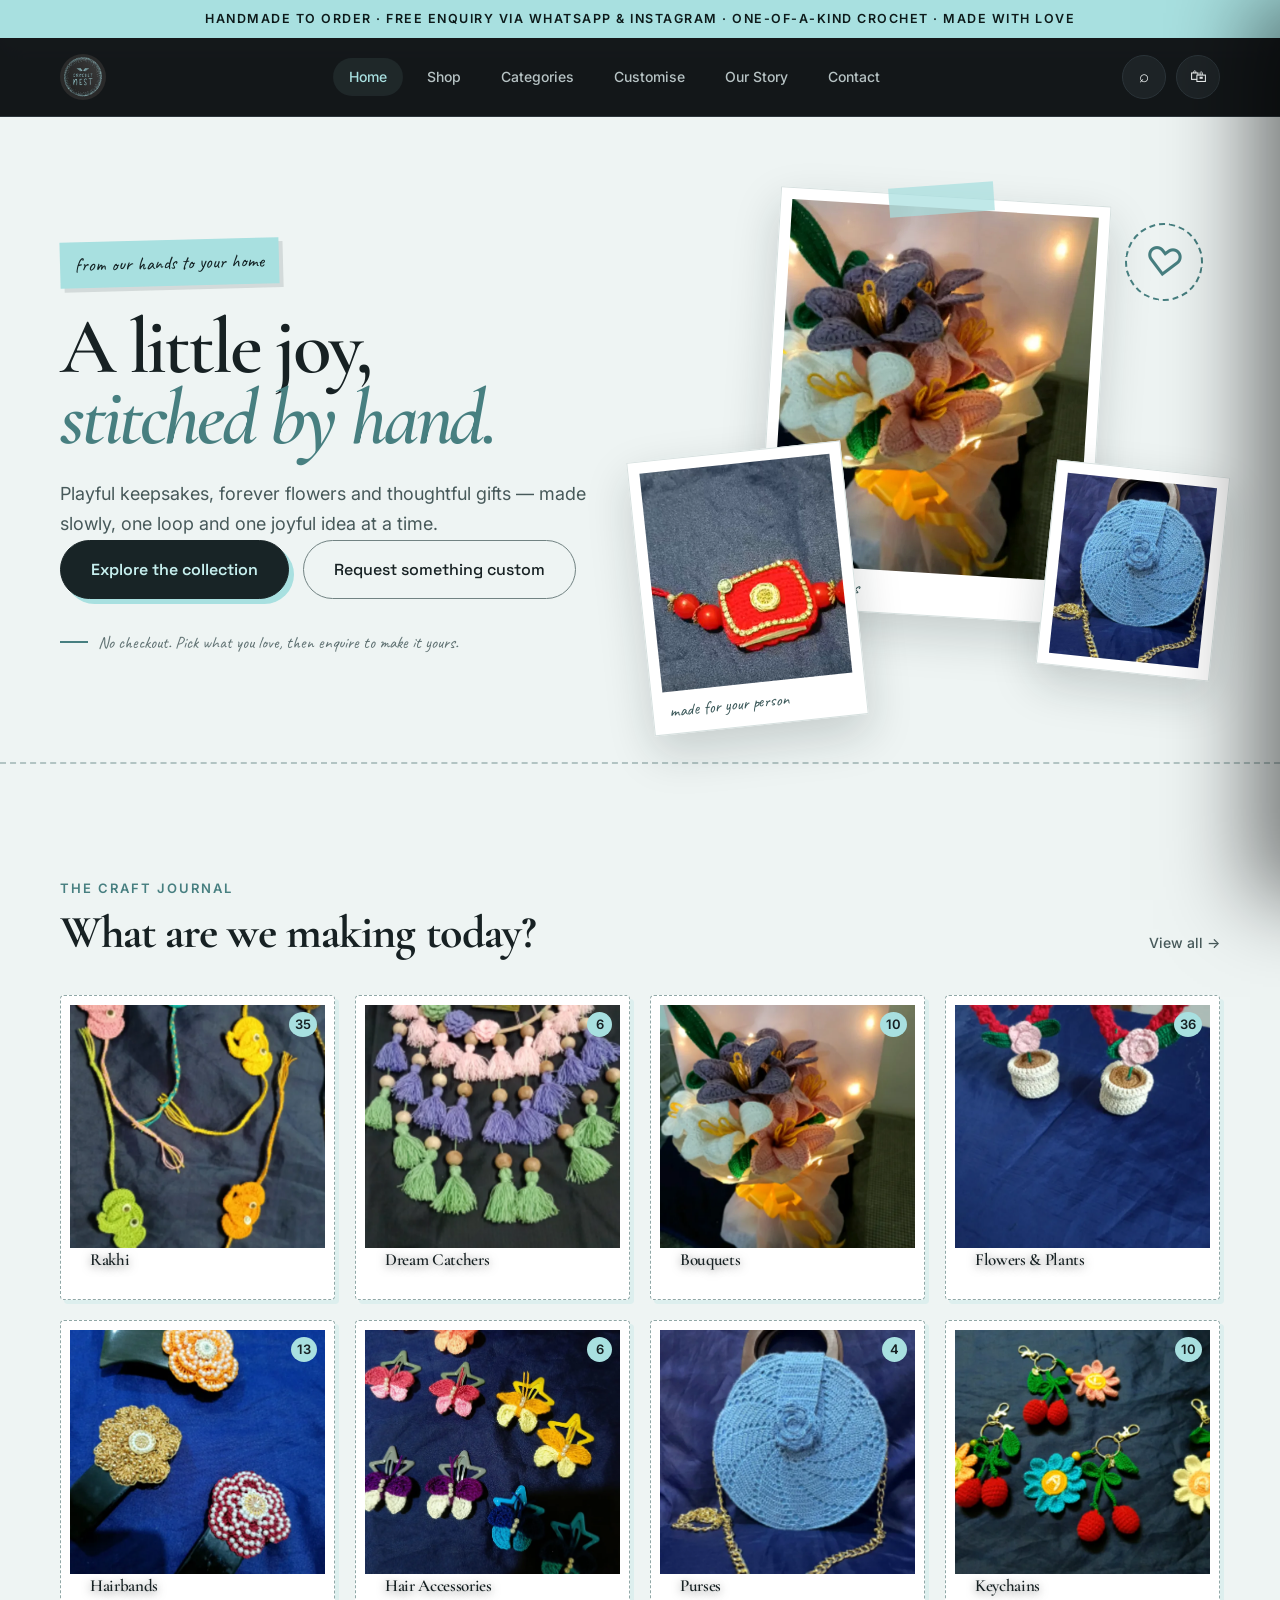
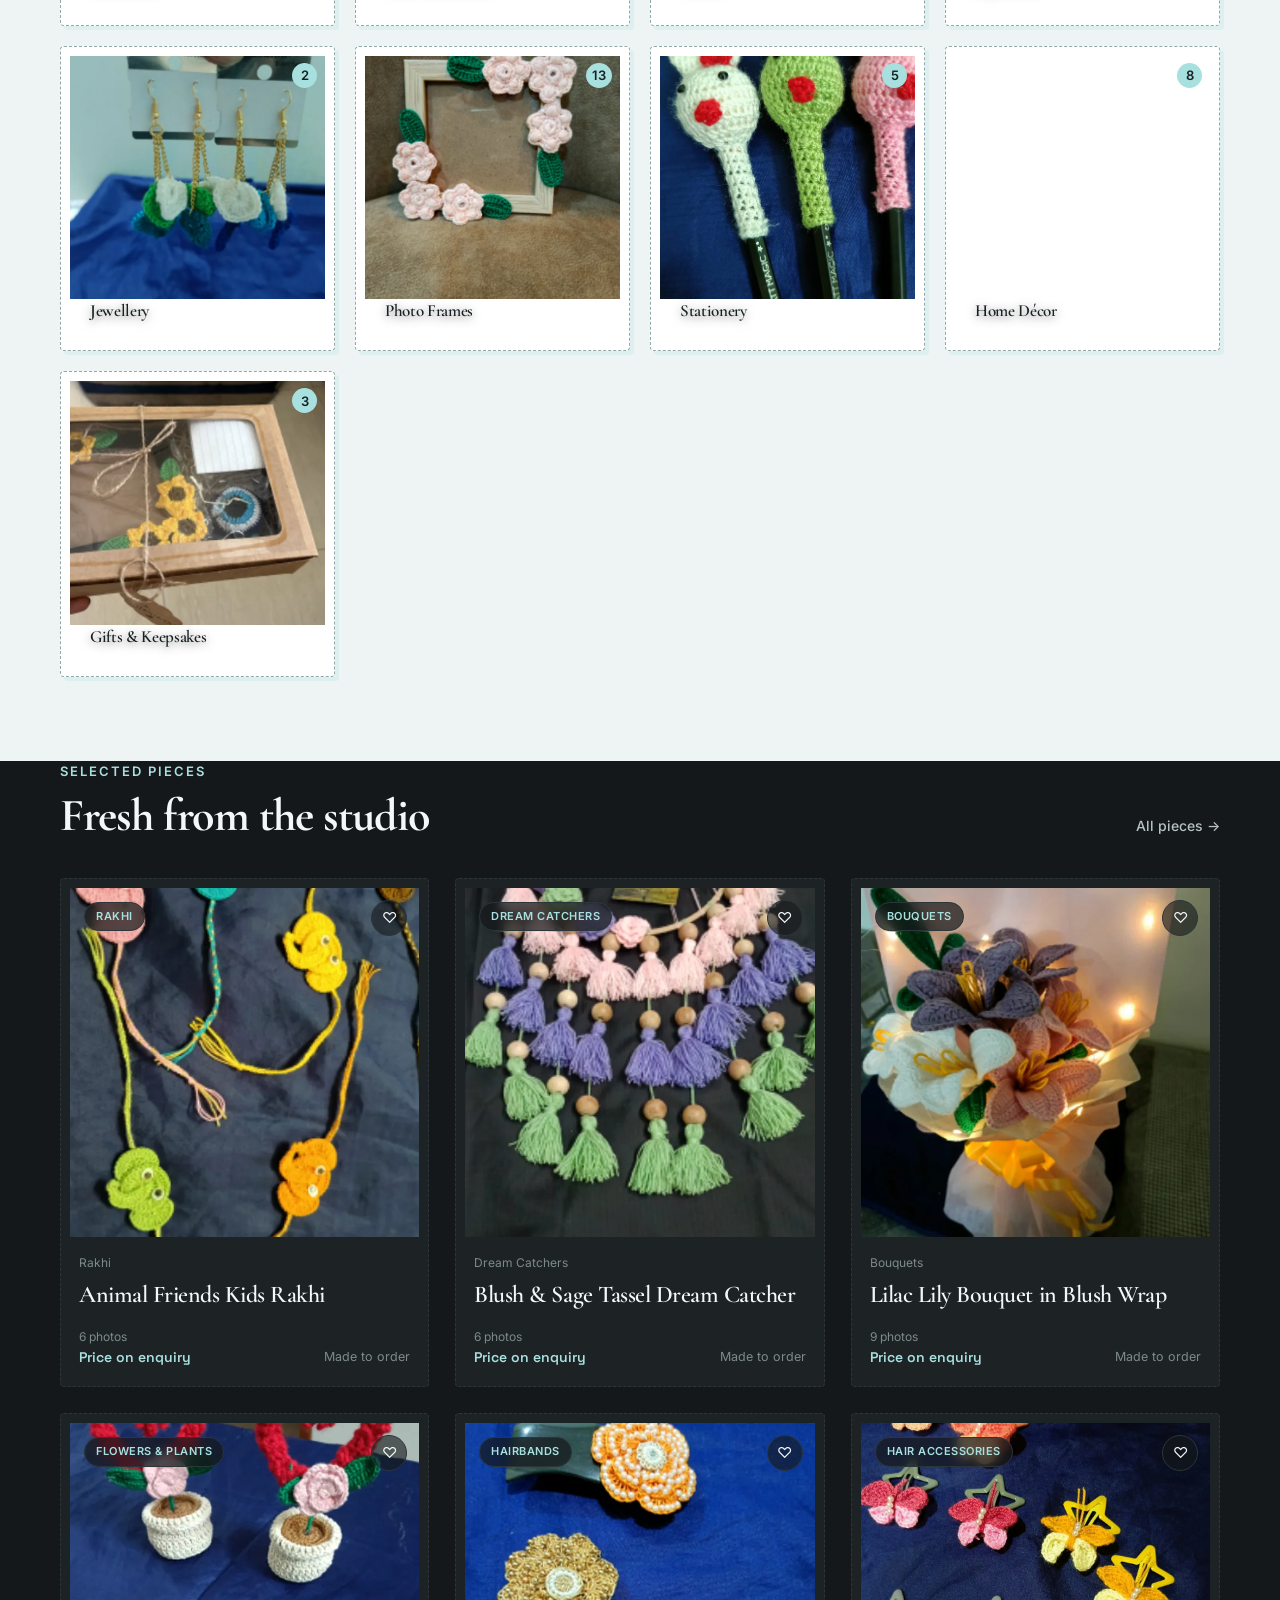
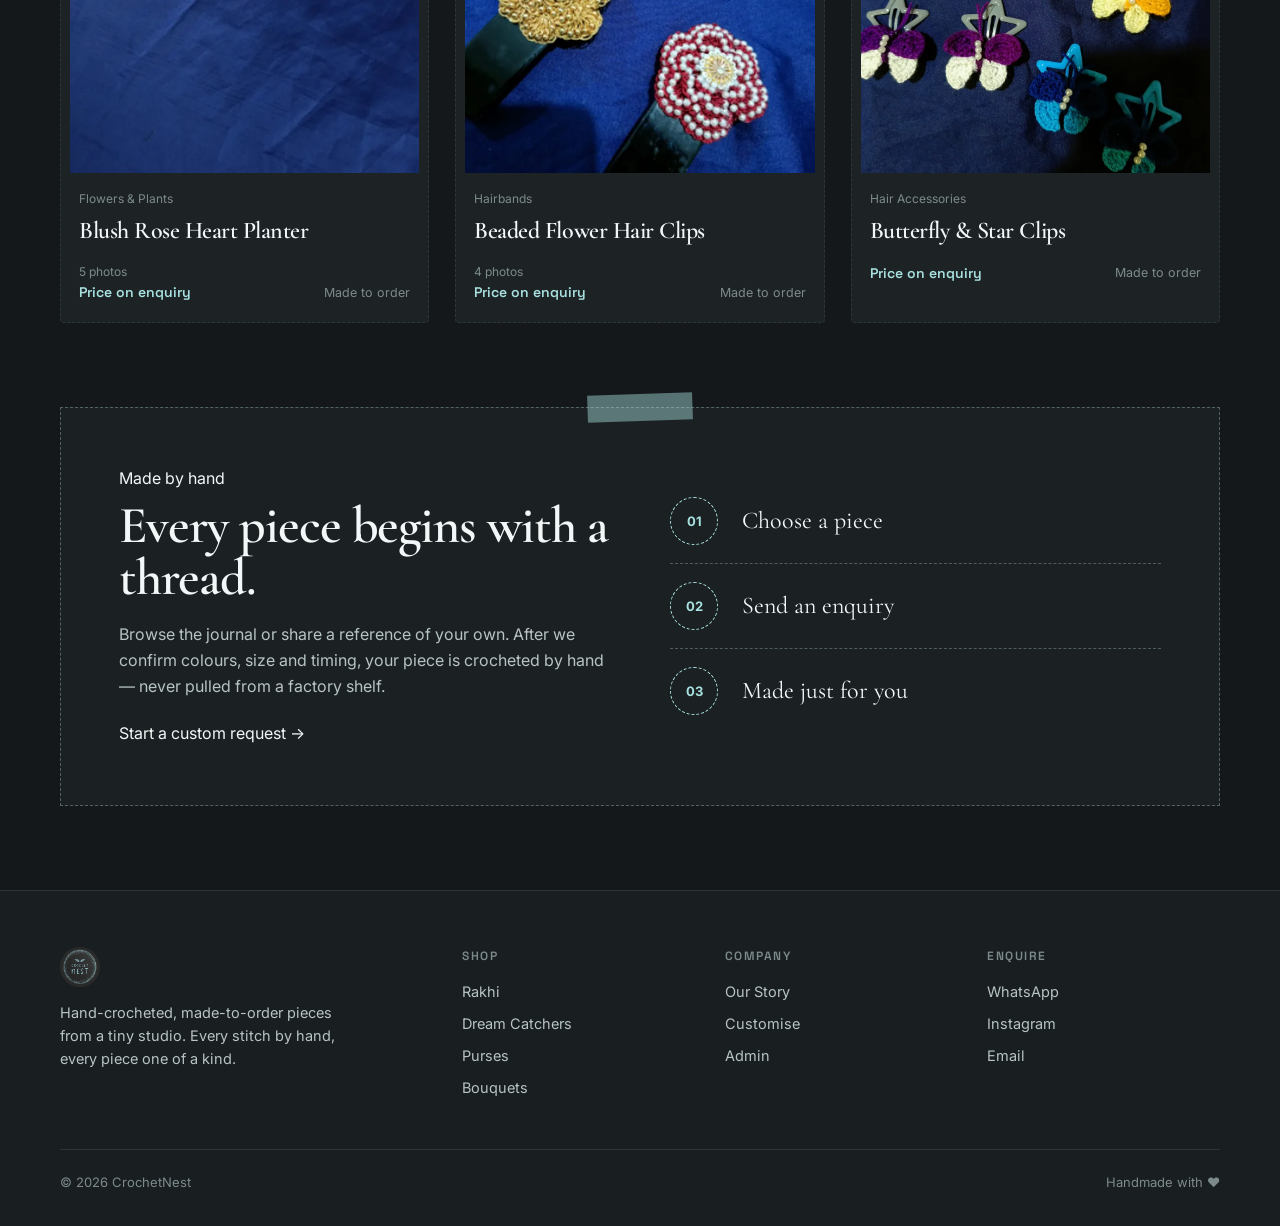
<file: index.html>
<!DOCTYPE html>
<html lang="en">
<head>
<meta charset="UTF-8">
<meta name="viewport" content="width=device-width, initial-scale=1.0">
<title>CrochetNest — Handmade Crochet, Made to Order</title>
<meta name="description" content="CrochetNest is a boutique studio of hand-crocheted, made-to-order pieces — amigurumi soft toys, wearables and home accents. Browse the collection and enquire via WhatsApp or Instagram.">
<meta name="keywords" content="crochet, handmade crochet, amigurumi, crochet toys, crochet wearables, crochet home decor, CrochetNest, made to order crochet">
<meta name="author" content="CrochetNest">
<meta name="robots" content="index, follow">
<meta name="theme-color" content="#14181a">
<link rel="canonical" href="https://anshulkanodia-dev.github.io/Crochet_Nest/">
<meta property="og:type" content="website">
<meta property="og:site_name" content="CrochetNest">
<meta property="og:title" content="CrochetNest — Handmade Crochet, Made to Order">
<meta property="og:description" content="A boutique studio of hand-crocheted, made-to-order pieces — amigurumi, wearables and home accents. Browse and enquire via WhatsApp or Instagram.">
<meta property="og:url" content="https://anshulkanodia-dev.github.io/Crochet_Nest/">
<meta property="og:image" content="https://anshulkanodia-dev.github.io/Crochet_Nest/assets/logo.png">
<meta name="twitter:card" content="summary">
<meta name="twitter:title" content="CrochetNest — Handmade Crochet, Made to Order">
<meta name="twitter:description" content="Hand-crocheted, made-to-order pieces. Browse and enquire via WhatsApp or Instagram.">
<meta name="twitter:image" content="https://anshulkanodia-dev.github.io/Crochet_Nest/assets/logo.png">
<link rel="icon" href="assets/logo.png">
<link rel="preconnect" href="https://fonts.googleapis.com">
<link rel="stylesheet" href="assets/styles.css">
<script type="application/ld+json">
{
  "@context": "https://schema.org",
  "@type": "Organization",
  "name": "CrochetNest",
  "description": "Boutique studio of hand-crocheted, made-to-order pieces.",
  "url": "https://anshulkanodia-dev.github.io/Crochet_Nest/",
  "logo": "https://anshulkanodia-dev.github.io/Crochet_Nest/assets/logo.png"
}
</script>
</head>
<body data-page="home">

<div class="marquee">Handmade to order · Free enquiry via WhatsApp &amp; Instagram · One-of-a-kind crochet · Made with love</div>

<header class="header">
  <div class="container">
    <a class="brand" href="index.html"><img src="assets/logo.png" alt="CrochetNest"></a>
    <nav class="nav">
      <a href="index.html" class="active">Home</a>
      <a href="shop.html">Shop</a>
      <a href="shop.html">Categories</a>
      <a href="customise.html">Customise</a>
      <a href="#story">Our Story</a>
      <a href="#contact">Contact</a>
    </nav>
    <div class="header-actions">
      <div class="icon-btn" title="Search">⌕</div>
      <div class="icon-btn" data-open-cart title="Cart">🛍<span class="badge" data-cart-badge>0</span></div>
    </div>
  </div>
</header>

<section class="journal-hero">
  <div class="container journal-grid">
    <div class="journal-copy">
      <span class="paper-label">from our hands to your home</span>
      <h1>A little joy,<br><em>stitched by hand.</em></h1>
      <p>Playful keepsakes, forever flowers and thoughtful gifts — made slowly, one loop and one joyful idea at a time.</p>
      <div class="hero-cta">
        <a href="shop.html" class="btn btn-mint btn-lg">Explore the collection</a>
        <a href="customise.html" class="btn btn-lg">Request something custom</a>
      </div>
      <div class="thread-note">No checkout. Pick what you love, then enquire to make it yours.</div>
    </div>
    <div class="scrapbook" aria-label="A selection of CrochetNest handmade pieces">
      <figure class="paper-photo photo-main"><img src="assets/products/bouquets-08.webp" alt="Pastel crochet lily bouquet"><figcaption>forever flowers</figcaption></figure>
      <figure class="paper-photo photo-small"><img src="assets/products/rakhi-05.webp" alt="Handmade crochet rakhi"><figcaption>made for your person</figcaption></figure>
      <figure class="paper-photo photo-round"><img src="assets/products/purses-06.webp" alt="Round crochet purse"></figure>
      <span class="paper-tape"></span>
      <span class="stitched-heart">♡</span>
    </div>
  </div>
</section>

<section class="section">
  <div class="container">
    <div class="sec-head">
      <div><div class="kick">The craft journal</div><h2>What are we making today?</h2></div>
      <a href="shop.html" class="see">View all →</a>
    </div>
    <div class="cat-strip" id="cat-tiles"><div class="spinner"></div></div>
  </div>
</section>

<section class="section" style="padding-top:0">
  <div class="container">
    <div class="sec-head">
      <div><div class="kick">Selected pieces</div><h2>Fresh from the studio</h2></div>
      <a href="shop.html" class="see">All pieces →</a>
    </div>
    <div class="grid" id="featured-grid"><div class="spinner"></div></div>
  </div>
</section>

<section class="section" id="story" style="padding-top:0">
  <div class="container">
    <div class="made-story">
      <div class="made-copy"><div class="kick">Made by hand</div><h2>Every piece begins with a thread.</h2><p>Browse the journal or share a reference of your own. After we confirm colours, size and timing, your piece is crocheted by hand — never pulled from a factory shelf.</p><a href="customise.html" class="see">Start a custom request →</a></div>
      <div class="process-stitches"><div><b>01</b><span>Choose a piece</span></div><div><b>02</b><span>Send an enquiry</span></div><div><b>03</b><span>Made just for you</span></div></div>
    </div>
  </div>
</section>

<footer class="footer" id="contact">
  <div class="container">
    <div class="top">
      <div>
        <a class="brand" href="index.html"><img src="assets/logo.png" alt="CrochetNest" style="width:40px;height:40px"></a>
        <p class="blurb">Hand-crocheted, made-to-order pieces from a tiny studio. Every stitch by hand, every piece one of a kind.</p>
      </div>
      <div class="col"><h4>Shop</h4><a href="shop.html?category=Rakhi">Rakhi</a><a href="shop.html?category=Dream%20Catchers">Dream Catchers</a><a href="shop.html?category=Purses">Purses</a><a href="shop.html?category=Bouquets">Bouquets</a></div>
      <div class="col"><h4>Company</h4><a href="#story">Our Story</a><a href="customise.html">Customise</a><a href="admin.html">Admin</a></div>
      <div class="col"><h4>Enquire</h4><a href="#" data-wa>WhatsApp</a><a href="#" data-ig>Instagram</a><a href="mailto:kanodiaanshul26@gmail.com">Email</a></div>
    </div>
    <div class="bar"><div>© 2026 CrochetNest</div><div>Handmade with ♥</div></div>
  </div>
</footer>

<!-- Cart drawer (shared) -->
<div class="overlay" id="cart-overlay" data-close-cart></div>
<aside class="drawer" id="cart-drawer" aria-label="Cart">
  <div class="dhead">
    <h3>Your Cart <span class="cc" id="cart-count">· 0 pieces</span></h3>
    <div class="icon-btn" data-close-cart>✕</div>
  </div>
  <div class="dbody" id="cart-items"></div>
  <div class="dfoot">
    <div class="drow"><span class="l">Pricing</span><span class="v" id="cart-total">Confirmed on enquiry</span></div>
    <div class="enq-note">This is an <b>enquiry-only</b> cart. Send your list to confirm availability, custom options &amp; payment. Saved on this device only — it clears if you clear your browser.</div>
    <div class="enq">
      <button class="wa" data-wa>Send enquiry on WhatsApp →</button>
      <button class="ig" data-ig>Enquire via Instagram</button>
    </div>
  </div>
</aside>

<script src="assets/config.js"></script>
<script src="assets/app.js"></script>
</body>
</html>
</file>
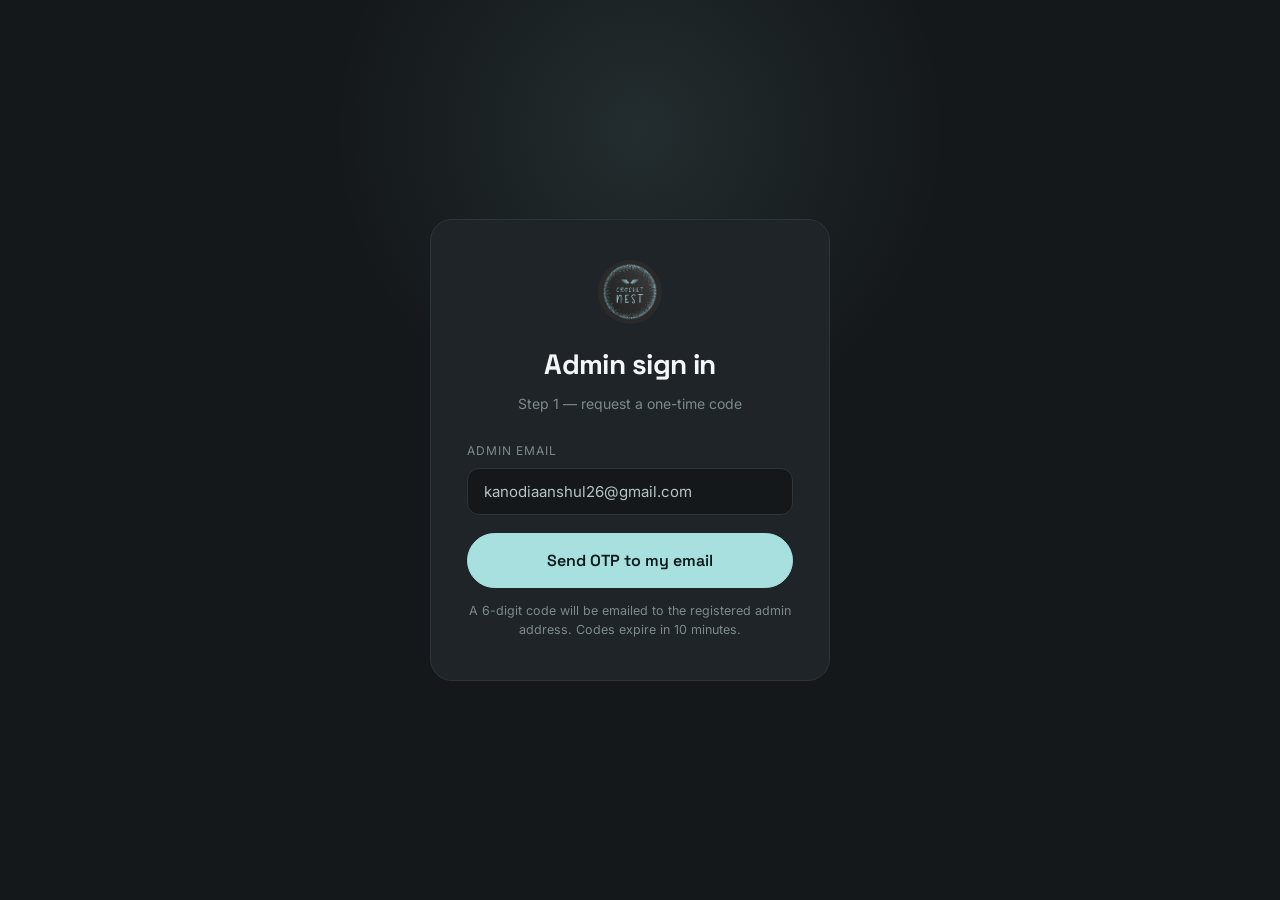
<file: admin-dashboard.html>
<!DOCTYPE html>
<html lang="en">
<head>
<meta charset="UTF-8">
<meta name="viewport" content="width=device-width, initial-scale=1.0">
<title>CrochetNest — Admin Dashboard</title>
<meta name="robots" content="noindex, nofollow">
<meta name="theme-color" content="#14181a">
<link rel="icon" href="assets/logo.png">
<link rel="stylesheet" href="assets/styles.css">
</head>
<body data-page="admin-dashboard">

<div class="admin">
  <aside class="side">
    <a class="brand" href="index.html"><img src="assets/logo.png" alt="CrochetNest" style="width:40px;height:40px"></a>
    <nav class="snav">
      <a class="active" id="nav-products">▣ Products</a>
      <a id="nav-settings">⚙ Settings</a>
      <a href="index.html" target="_blank">↗ View site</a>
      <a class="sp" id="logout">⤶ Log out</a>
    </nav>
  </aside>

  <main class="amain">
    <div id="gh-notice"></div>

    <!-- ============ PRODUCTS VIEW ============ -->
    <section id="view-products">
      <div class="atop">
        <div>
          <h1>Products</h1>
          <div class="sub">Manage your catalogue — publish to update the live site.</div>
        </div>
        <div style="display:flex;gap:10px;align-items:center">
          <span class="badge-live" id="publish-state"><span class="d"></span> Not connected</span>
          <button class="btn" id="download-json">Download JSON</button>
          <button class="btn" id="publish">Publish changes</button>
          <button class="btn btn-mint" id="add-product">+ Add product</button>
        </div>
      </div>

      <div class="stats">
        <div class="stat"><div class="n" id="s-total">0</div><div class="l">Total products</div></div>
        <div class="stat"><div class="n" id="s-cats">0</div><div class="l">Categories</div></div>
        <div class="stat"><div class="n" id="s-avg">₹0</div><div class="l">Average price</div></div>
        <div class="stat"><div class="n" id="s-ship">0d</div><div class="l">Avg. ship time</div></div>
      </div>

      <div class="panel-b">
        <table class="table">
          <thead>
            <tr><th>Product</th><th>Category</th><th>Price</th><th>Ships in</th><th style="text-align:right">Actions</th></tr>
          </thead>
          <tbody id="prod-rows"></tbody>
        </table>
      </div>
    </section>

    <!-- ============ SETTINGS VIEW ============ -->
    <section id="view-settings" class="is-hidden">
      <div class="atop">
        <div>
          <h1>Settings</h1>
          <div class="sub">Contact channels &amp; categories. Save, then publish to apply on the live site.</div>
        </div>
        <div style="display:flex;gap:10px;align-items:center">
          <button class="btn" id="settings-download">Download JSON</button>
          <button class="btn btn-mint" id="settings-publish">Save &amp; Publish</button>
        </div>
      </div>

      <div class="panel-b" style="padding:24px;margin-bottom:20px">
        <h3 style="margin:0 0 4px;font-size:18px">Enquiry channels</h3>
        <div class="sub" style="margin-bottom:18px">Used by the cart's WhatsApp &amp; Instagram enquiry buttons.</div>
        <div class="f2">
          <div class="field">
            <label>WhatsApp number <span style="color:var(--muted)">(country code + number, digits only)</span></label>
            <input id="set-whatsapp" placeholder="9198XXXXXXXX" inputmode="numeric">
          </div>
          <div class="field mb0">
            <label>Instagram handle <span style="color:var(--muted)">(without @)</span></label>
            <input id="set-instagram" placeholder="crochetnest">
          </div>
        </div>
      </div>

      <div class="panel-b" style="padding:24px">
        <h3 style="margin:0 0 4px;font-size:18px">Categories</h3>
        <div class="sub" style="margin-bottom:18px">Shown in the shop filters and the add/edit product form. Deleting a category does not change existing products.</div>
        <div id="cat-list" class="cat-chips"></div>
        <div class="token-row" style="margin-top:16px;max-width:420px">
          <input id="new-cat" placeholder="New category name" style="flex:1;background:var(--bg);border:1px solid var(--stroke);color:var(--ink);padding:10px 14px;border-radius:10px;font-size:14px">
          <button class="btn btn-mint" id="add-cat">+ Add</button>
        </div>
      </div>
    </section>
  </main>
</div>

<!-- Add/Edit modal -->
<div class="overlay" id="modal-overlay"></div>
<div class="modal" id="prod-modal">
  <div class="mh">
    <h3 id="modal-title">Add product</h3>
    <div class="icon-btn" id="modal-close">✕</div>
  </div>
  <div class="mb">
    <div class="field">
      <label>Product name</label>
      <input id="f-name" placeholder="e.g. Honey the Bear">
    </div>
    <div class="f2">
      <div class="field">
        <label>Category</label>
        <select id="f-category"></select>
      </div>
      <div class="field">
        <label>Price (₹)</label>
        <input id="f-price" type="number" min="0" placeholder="899">
      </div>
    </div>
    <div class="f2">
      <div class="field">
        <label>Estimated shipping date</label>
        <input id="f-shipdate" type="date">
      </div>
      <div class="field">
        <label>Image URL (optional)</label>
        <input id="f-image" placeholder="https://…">
      </div>
    </div>
    <div class="f2">
      <div class="field">
        <label>Material (optional)</label>
        <input id="f-material" placeholder="100% cotton yarn">
      </div>
      <div class="field">
        <label>Size (optional)</label>
        <input id="f-size" placeholder="Approx. 22 cm">
      </div>
    </div>
    <div class="field mb0">
      <label>Description</label>
      <textarea id="f-desc" rows="3" placeholder="Materials, size, care instructions, custom options..."></textarea>
    </div>
  </div>
  <div class="mf">
    <button class="btn" id="modal-cancel">Cancel</button>
    <button class="btn btn-mint" id="modal-save">Save product</button>
  </div>
</div>

<script src="assets/config.js"></script>
<script src="assets/admin.js"></script>
</body>
</html>
</file>
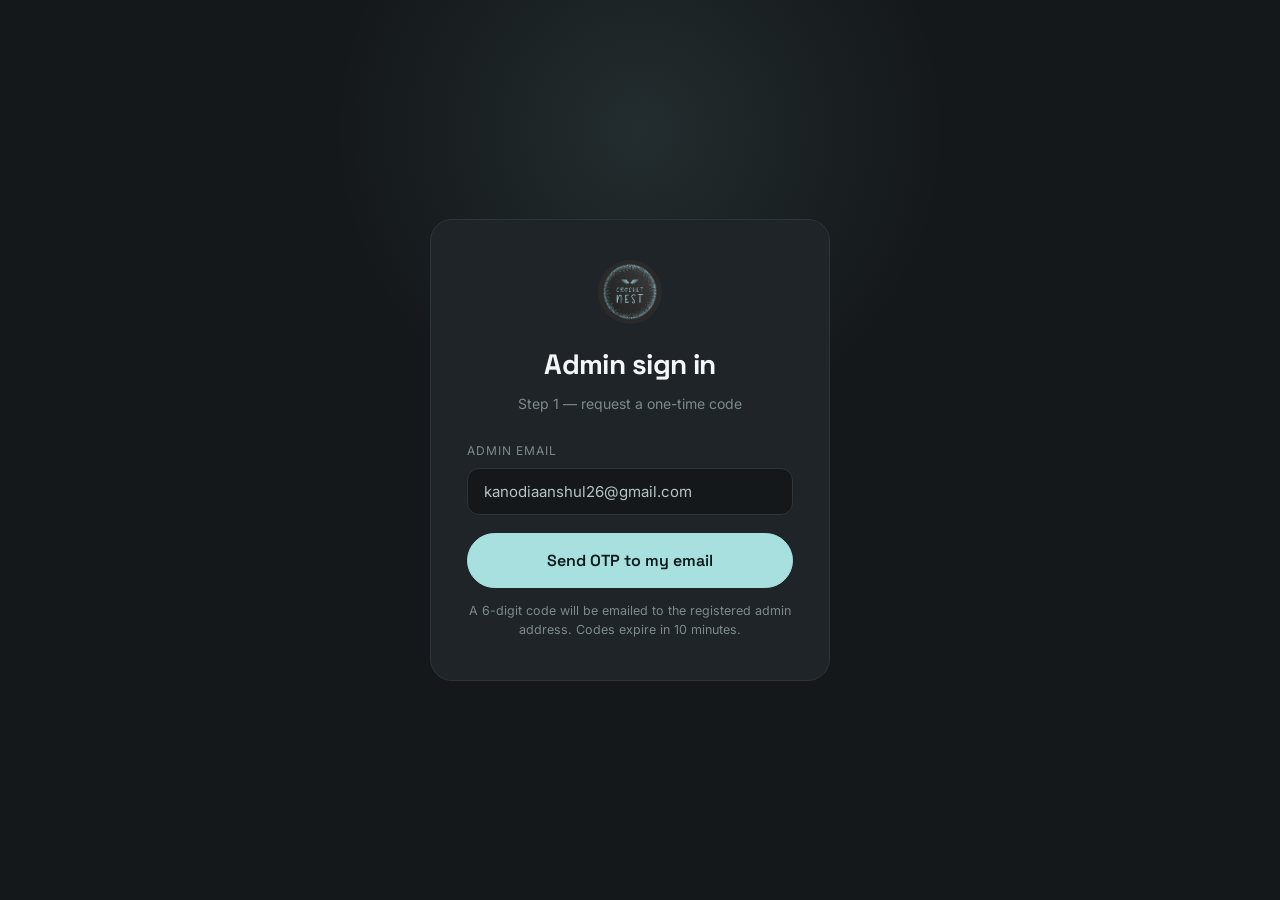
<file: admin.html>
<!DOCTYPE html>
<html lang="en">
<head>
<meta charset="UTF-8">
<meta name="viewport" content="width=device-width, initial-scale=1.0">
<title>CrochetNest — Admin sign in</title>
<meta name="robots" content="noindex, nofollow">
<meta name="theme-color" content="#14181a">
<link rel="icon" href="assets/logo.png">
<link rel="stylesheet" href="assets/styles.css">
</head>
<body data-page="admin-login">

<div class="auth">
  <div class="glow"></div>
  <div style="position:relative;z-index:1;width:100%;max-width:420px">

    <div class="auth-card" id="step-email">
      <img src="assets/logo.png" alt="CrochetNest">
      <h2>Admin sign in</h2>
      <div class="sub">Step 1 — request a one-time code</div>
      <div class="field">
        <label>Admin email</label>
        <input type="email" id="admin-email" readonly>
      </div>
      <button class="btn btn-mint btn-block btn-lg" id="send-otp">Send OTP to my email</button>
      <div class="hint" id="email-hint">A 6-digit code will be emailed to the registered admin address. Codes expire in <span id="ttl">10</span> minutes.</div>
    </div>

    <div class="auth-card is-hidden" id="step-otp">
      <img src="assets/logo.png" alt="CrochetNest">
      <h2>Enter your code</h2>
      <div class="sub" id="otp-sub">Step 2 — enter the 6-digit code</div>
      <div class="otp" id="otp-inputs">
        <input maxlength="1" inputmode="numeric"><input maxlength="1" inputmode="numeric"><input maxlength="1" inputmode="numeric"><input maxlength="1" inputmode="numeric"><input maxlength="1" inputmode="numeric"><input maxlength="1" inputmode="numeric">
      </div>
      <button class="btn btn-mint btn-block btn-lg" id="verify-otp">Verify &amp; sign in</button>
      <div class="auth-foot">Didn't get it? <a href="#" id="resend">Resend code</a></div>
      <div class="hint" id="otp-hint">Only the CrochetNest admin can access this area.</div>
    </div>

  </div>
</div>

<script src="assets/config.js"></script>
<script src="assets/admin.js"></script>
</body>
</html>
</file>
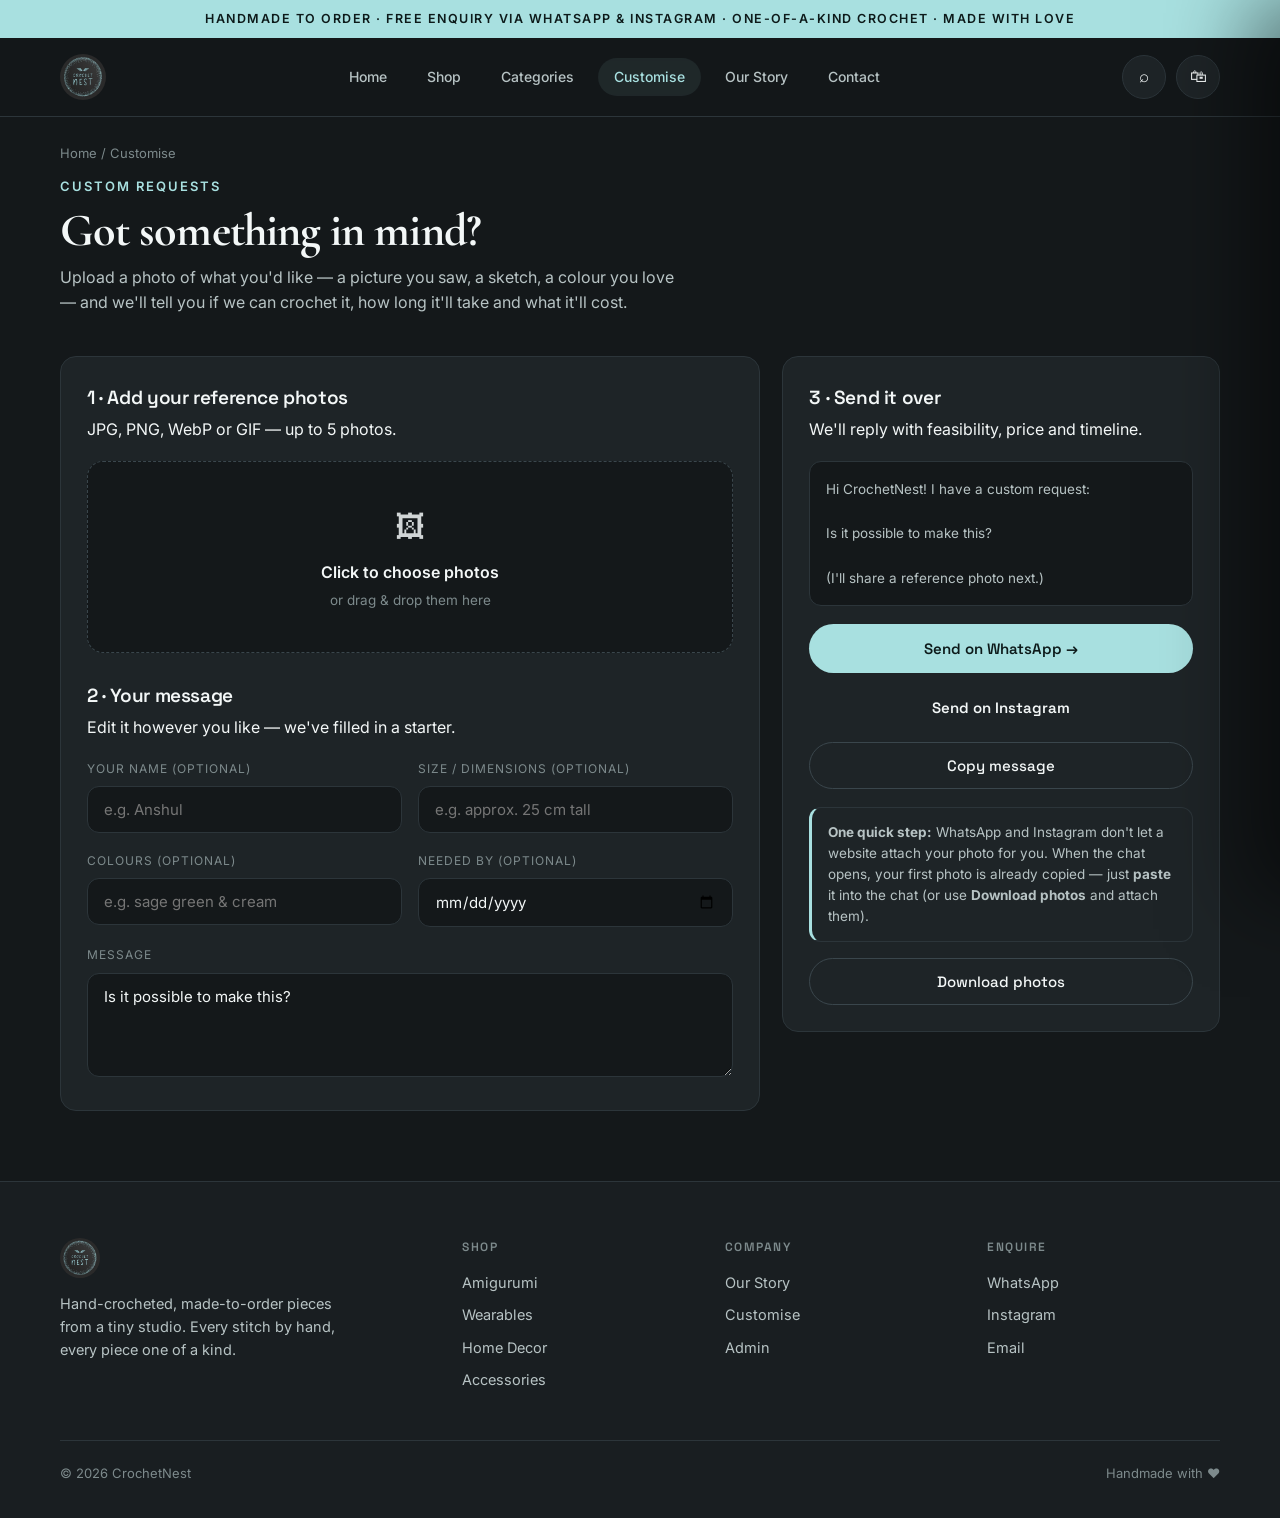
<file: customise.html>
<!DOCTYPE html>
<html lang="en">
<head>
<meta charset="UTF-8">
<meta name="viewport" content="width=device-width, initial-scale=1.0">
<title>Custom Crochet Requests — CrochetNest</title>
<meta name="description" content="Send CrochetNest a custom crochet request — upload a reference photo, add your size, colour and deadline, and ask “Is it possible to make this?” via WhatsApp or Instagram.">
<meta name="keywords" content="custom crochet, crochet commission, made to order crochet, custom amigurumi, crochet request, CrochetNest">
<meta name="author" content="CrochetNest">
<meta name="robots" content="index, follow">
<meta name="theme-color" content="#14181a">
<link rel="canonical" href="https://anshulkanodia-dev.github.io/Crochet_Nest/customise.html">
<meta property="og:type" content="website">
<meta property="og:site_name" content="CrochetNest">
<meta property="og:title" content="Custom Crochet Requests — CrochetNest">
<meta property="og:description" content="Upload a reference photo and ask us to make it. Custom crochet, handmade to order.">
<meta property="og:url" content="https://anshulkanodia-dev.github.io/Crochet_Nest/customise.html">
<meta property="og:image" content="https://anshulkanodia-dev.github.io/Crochet_Nest/assets/logo.png">
<meta name="twitter:card" content="summary">
<meta name="twitter:title" content="Custom Crochet Requests — CrochetNest">
<meta name="twitter:description" content="Upload a reference photo and ask us to make it. Custom crochet, handmade to order.">
<meta name="twitter:image" content="https://anshulkanodia-dev.github.io/Crochet_Nest/assets/logo.png">
<link rel="icon" href="assets/logo.png">
<link rel="preconnect" href="https://fonts.googleapis.com">
<link rel="stylesheet" href="assets/styles.css">
</head>
<body data-page="customise">

<div class="marquee">Handmade to order · Free enquiry via WhatsApp &amp; Instagram · One-of-a-kind crochet · Made with love</div>

<header class="header">
  <div class="container">
    <a class="brand" href="index.html"><img src="assets/logo.png" alt="CrochetNest"></a>
    <nav class="nav">
      <a href="index.html">Home</a>
      <a href="shop.html">Shop</a>
      <a href="shop.html">Categories</a>
      <a href="customise.html" class="active">Customise</a>
      <a href="index.html#story">Our Story</a>
      <a href="index.html#contact">Contact</a>
    </nav>
    <div class="header-actions">
      <div class="icon-btn" title="Search">⌕</div>
      <div class="icon-btn" data-open-cart title="Cart">🛍<span class="badge" data-cart-badge>0</span></div>
    </div>
  </div>
</header>

<div class="container">
  <div class="crumbs"><a href="index.html">Home</a> / Customise</div>

  <div class="sec-head" style="margin-top:8px">
    <div>
      <div class="kick">Custom requests</div>
      <h2>Got something in mind?</h2>
      <p style="color:var(--ink-2);max-width:620px;margin-top:12px">Upload a photo of what you'd like — a picture you saw, a sketch, a colour you love — and we'll tell you if we can crochet it, how long it'll take and what it'll cost.</p>
    </div>
  </div>

  <div class="custom-wrap">
    <section class="panel-b" style="padding:26px">
      <h3 style="font-size:19px;margin:0 0 4px">1 · Add your reference photos</h3>
      <div class="sub" style="margin-bottom:18px">JPG, PNG, WebP or GIF — up to 5 photos.</div>

      <div class="dropzone" id="dropzone" tabindex="0" role="button" aria-label="Add photos">
        <div class="dz-ico">🖼</div>
        <div class="dz-t">Click to choose photos</div>
        <div class="dz-s">or drag &amp; drop them here</div>
      </div>
      <input type="file" id="file-input" accept="image/*" multiple hidden>

      <div class="thumbs" id="thumbs"></div>

      <h3 style="font-size:19px;margin:28px 0 4px">2 · Your message</h3>
      <div class="sub" style="margin-bottom:18px">Edit it however you like — we've filled in a starter.</div>

      <div class="f2">
        <div class="field"><label>Your name <span style="color:var(--muted)">(optional)</span></label><input id="c-name" placeholder="e.g. Anshul"></div>
        <div class="field"><label>Size / dimensions <span style="color:var(--muted)">(optional)</span></label><input id="c-size" placeholder="e.g. approx. 25 cm tall"></div>
      </div>
      <div class="f2">
        <div class="field"><label>Colours <span style="color:var(--muted)">(optional)</span></label><input id="c-colour" placeholder="e.g. sage green &amp; cream"></div>
        <div class="field"><label>Needed by <span style="color:var(--muted)">(optional)</span></label><input id="c-date" type="date"></div>
      </div>
      <div class="field mb0">
        <label>Message</label>
        <textarea id="c-msg" rows="4">Is it possible to make this?</textarea>
      </div>
    </section>

    <aside class="panel-b custom-side" style="padding:26px">
      <h3 style="font-size:19px;margin:0 0 4px">3 · Send it over</h3>
      <div class="sub" style="margin-bottom:18px">We'll reply with feasibility, price and timeline.</div>

      <div class="preview" id="msg-preview"></div>

      <div class="enq" style="margin-top:18px">
        <button class="wa" id="c-wa">Send on WhatsApp →</button>
        <button class="ig" id="c-ig">Send on Instagram</button>
      </div>

      <div style="margin-top:10px">
        <button class="btn btn-block" id="c-copy">Copy message</button>
      </div>

      <div class="notice" style="margin-top:18px">
        <b>One quick step:</b> WhatsApp and Instagram don't let a website attach your photo for you. When the chat opens, your first photo is already copied — just <b>paste</b> it into the chat (or use <b>Download photos</b> and attach them).
      </div>

      <div style="margin-top:12px">
        <button class="btn btn-block" id="c-download">Download photos</button>
      </div>
    </aside>
  </div>
</div>

<footer class="footer" style="margin-top:70px">
  <div class="container">
    <div class="top">
      <div>
        <a class="brand" href="index.html"><img src="assets/logo.png" alt="CrochetNest" style="width:40px;height:40px"></a>
        <p class="blurb">Hand-crocheted, made-to-order pieces from a tiny studio. Every stitch by hand, every piece one of a kind.</p>
      </div>
      <div class="col"><h4>Shop</h4><a href="shop.html?category=Amigurumi">Amigurumi</a><a href="shop.html?category=Wearables">Wearables</a><a href="shop.html?category=Home Decor">Home Decor</a><a href="shop.html?category=Accessories">Accessories</a></div>
      <div class="col"><h4>Company</h4><a href="index.html#story">Our Story</a><a href="customise.html">Customise</a><a href="admin.html">Admin</a></div>
      <div class="col"><h4>Enquire</h4><a href="#" data-wa>WhatsApp</a><a href="#" data-ig>Instagram</a><a href="mailto:kanodiaanshul26@gmail.com">Email</a></div>
    </div>
    <div class="bar"><div>© 2026 CrochetNest</div><div>Handmade with ♥</div></div>
  </div>
</footer>

<!-- Cart drawer (shared) -->
<div class="overlay" id="cart-overlay" data-close-cart></div>
<aside class="drawer" id="cart-drawer" aria-label="Cart">
  <div class="dhead">
    <h3>Your Cart <span class="cc" id="cart-count">· 0 pieces</span></h3>
    <div class="icon-btn" data-close-cart>✕</div>
  </div>
  <div class="dbody" id="cart-items"></div>
  <div class="dfoot">
    <div class="drow"><span class="l">Pricing</span><span class="v" id="cart-total">Confirmed on enquiry</span></div>
    <div class="enq-note">This is an <b>enquiry-only</b> cart. Send your list to confirm availability, custom options &amp; payment. Saved on this device only — it clears if you clear your browser.</div>
    <div class="enq">
      <button class="wa" data-wa>Send enquiry on WhatsApp →</button>
      <button class="ig" data-ig>Enquire via Instagram</button>
    </div>
  </div>
</aside>

<script src="assets/config.js"></script>
<script src="assets/app.js"></script>
</body>
</html>
</file>
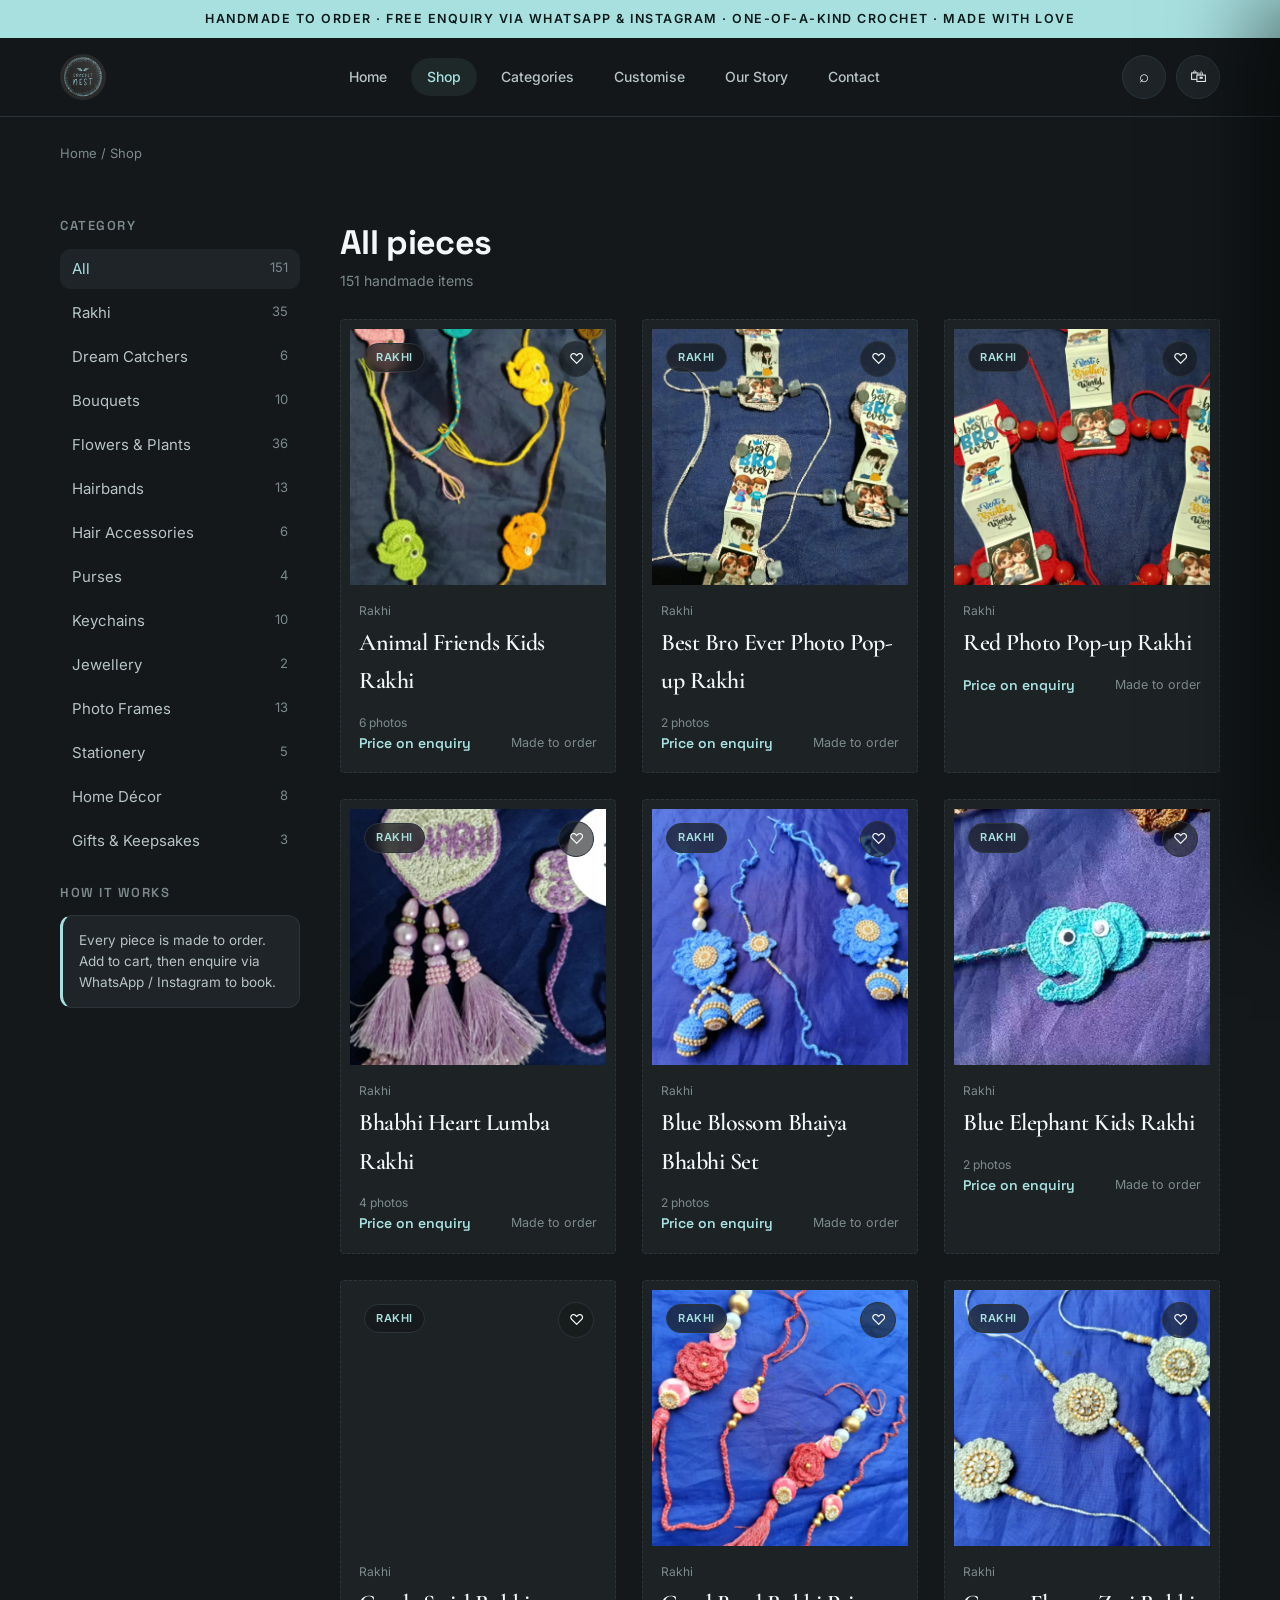
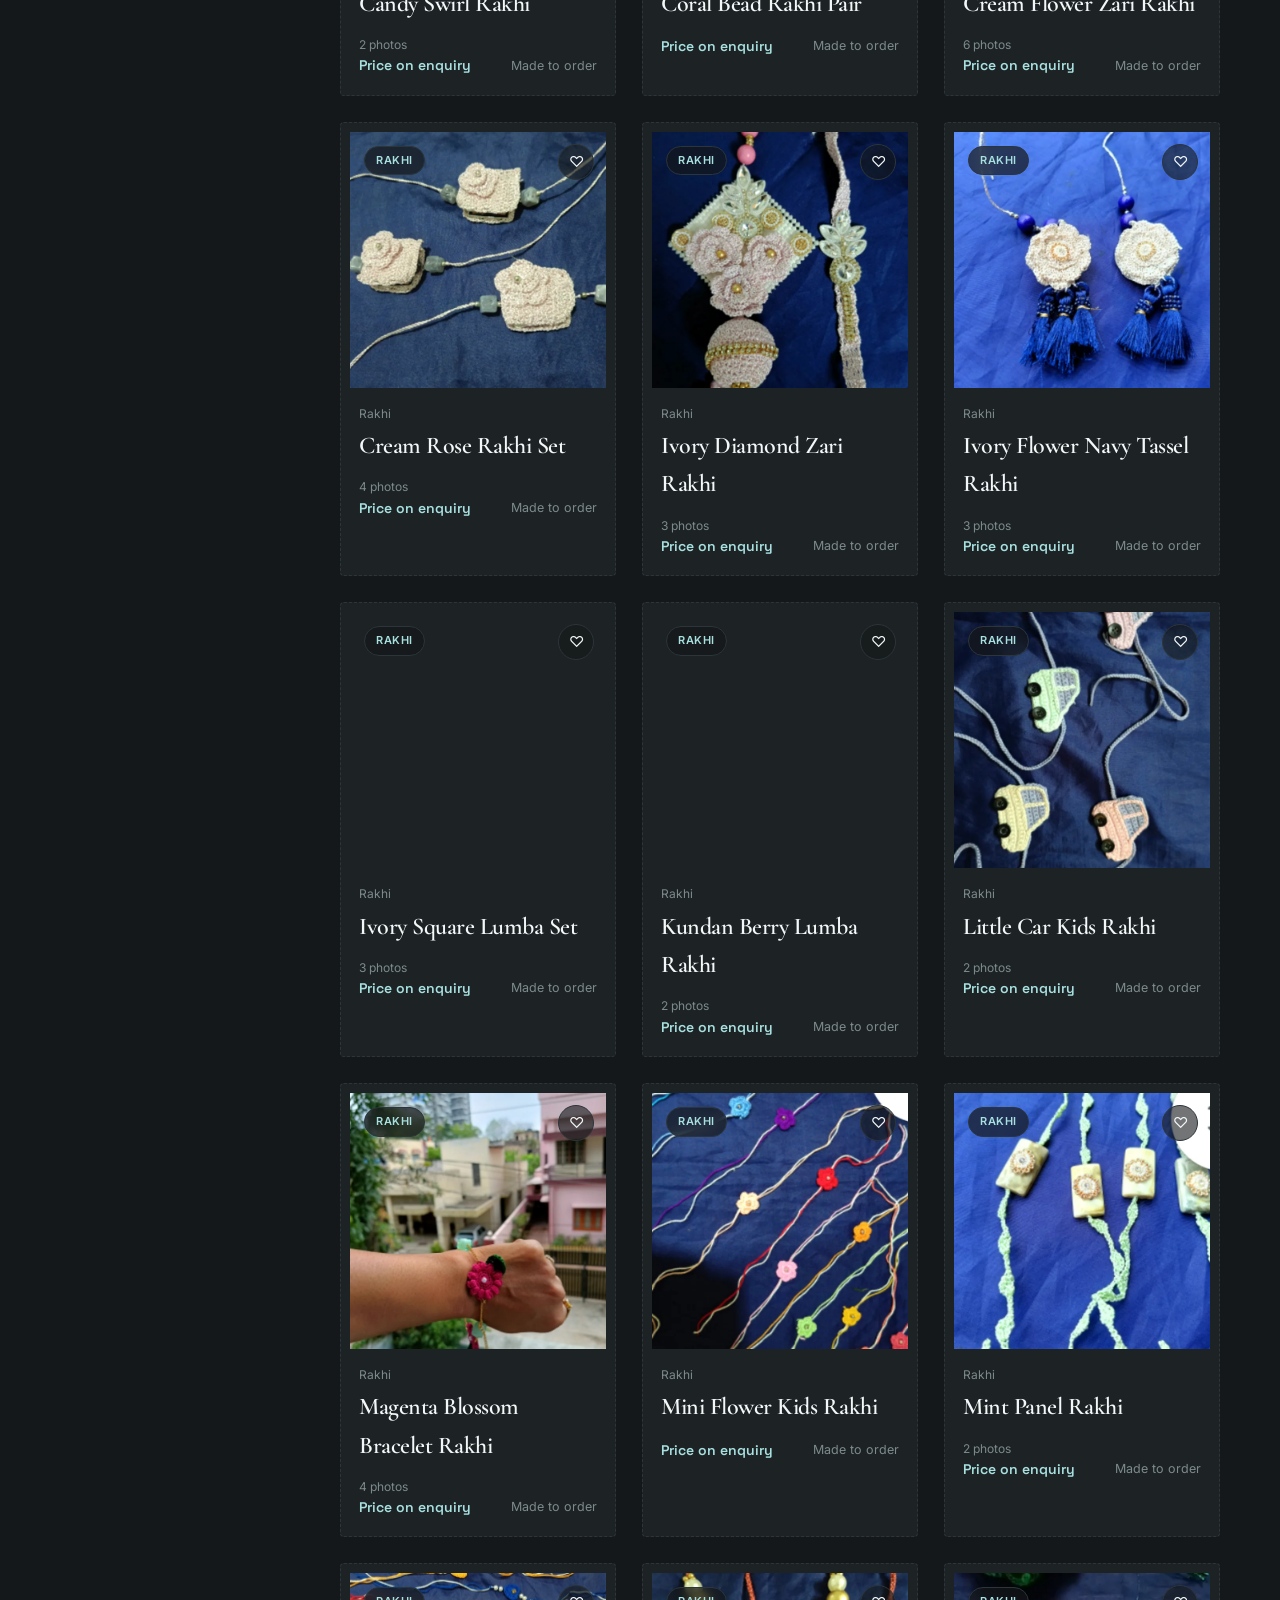
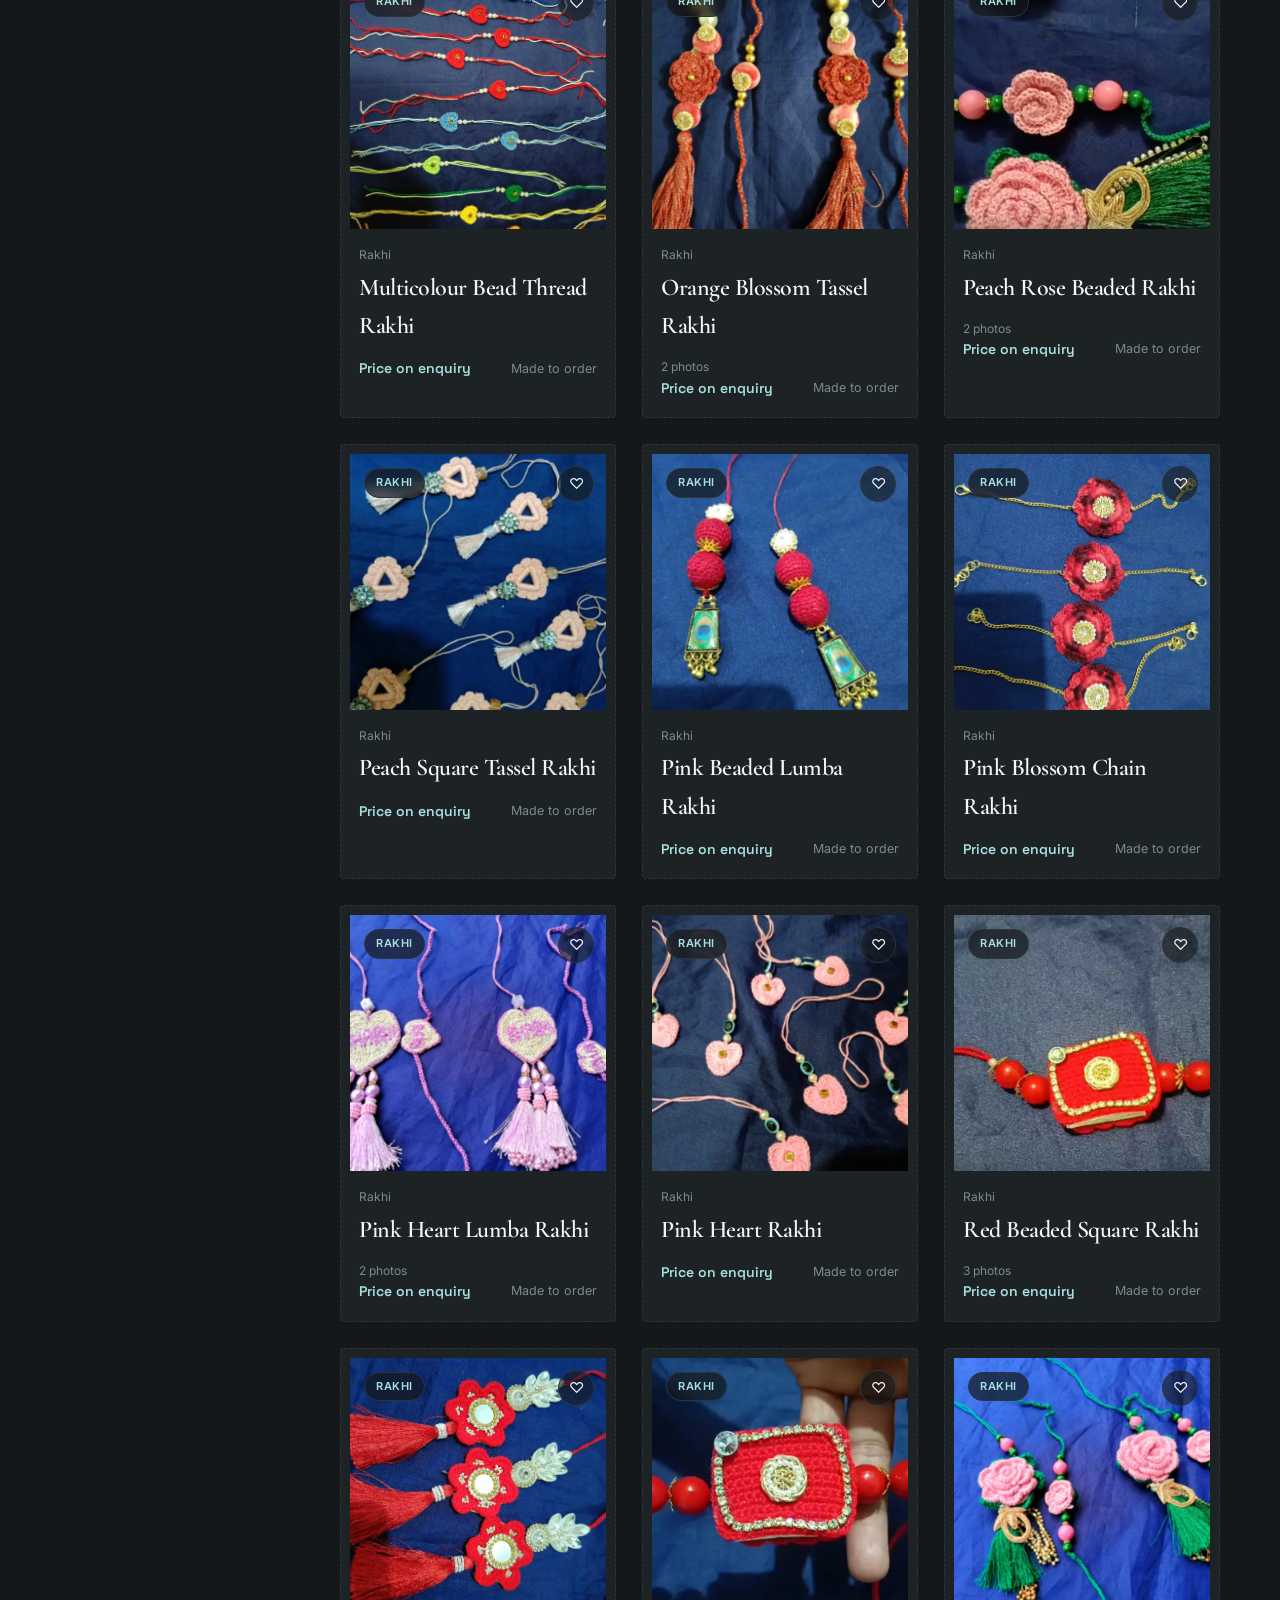
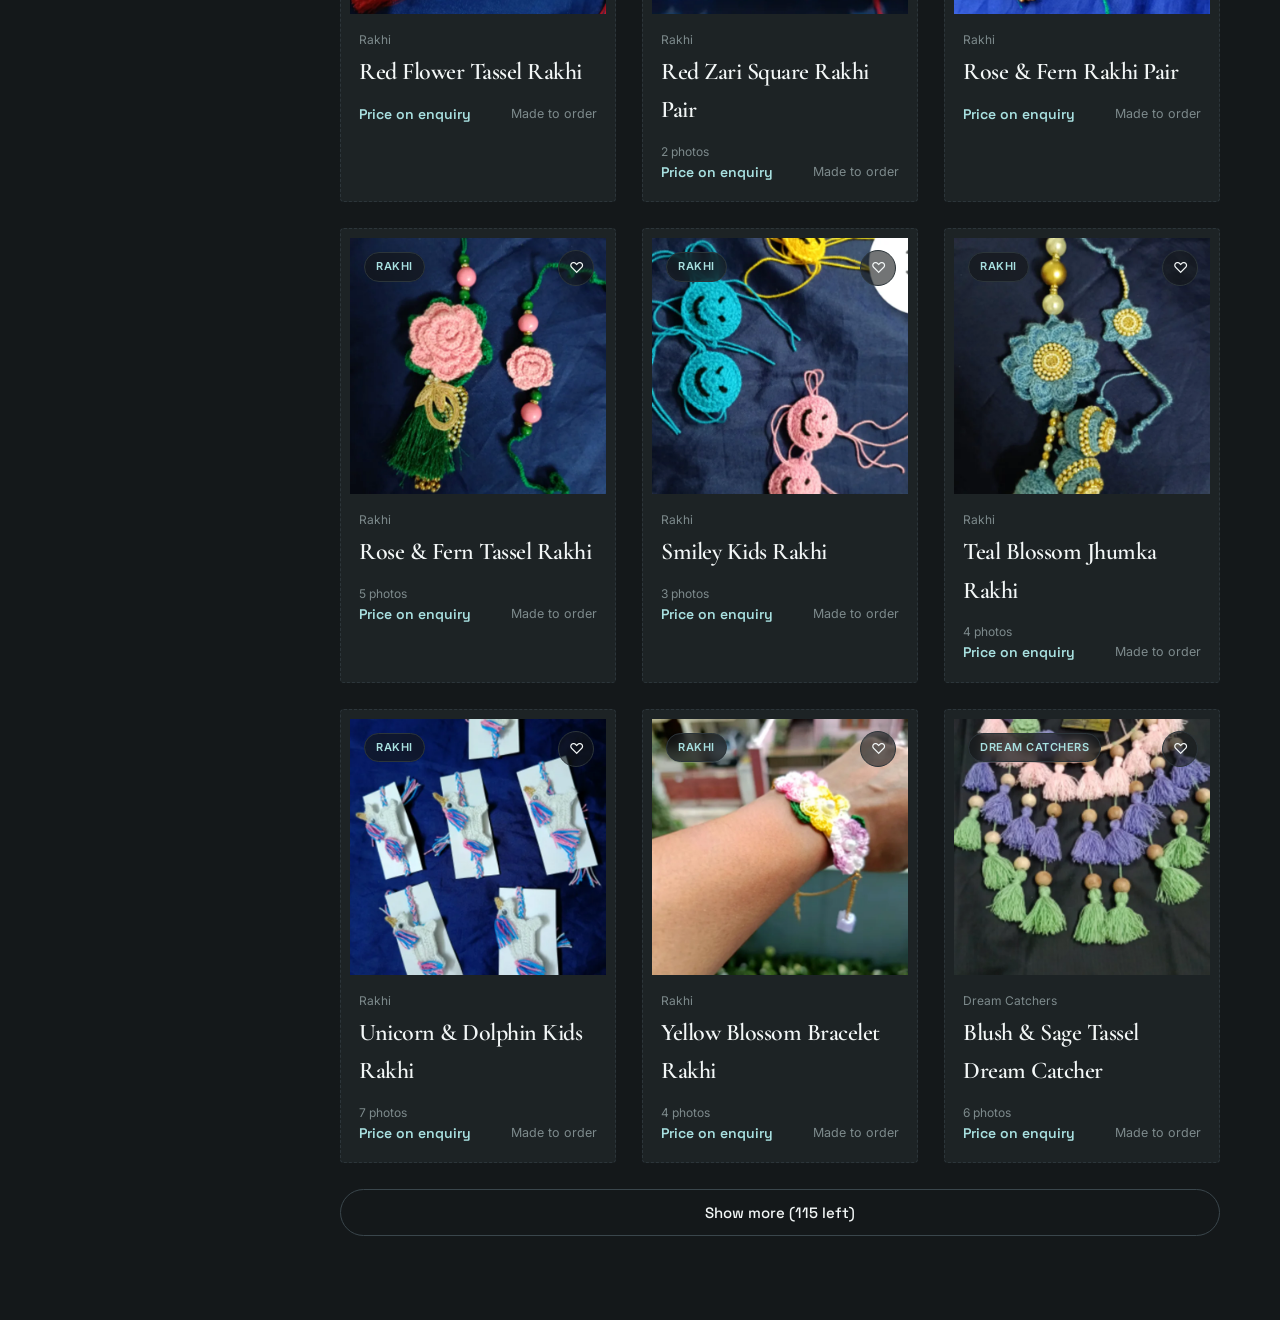
<file: shop.html>
<!DOCTYPE html>
<html lang="en">
<head>
<meta charset="UTF-8">
<meta name="viewport" content="width=device-width, initial-scale=1.0">
<title>Shop Handmade Crochet — CrochetNest</title>
<meta name="description" content="Browse the CrochetNest collection of handmade, made-to-order crochet — amigurumi, wearables, home decor, bags and accessories. Filter by category and enquire to book.">
<meta name="keywords" content="shop crochet, buy amigurumi, handmade crochet catalogue, crochet wearables, crochet bags, CrochetNest shop">
<meta name="author" content="CrochetNest">
<meta name="robots" content="index, follow">
<meta name="theme-color" content="#14181a">
<link rel="canonical" href="https://anshulkanodia-dev.github.io/Crochet_Nest/shop.html">
<meta property="og:type" content="website">
<meta property="og:site_name" content="CrochetNest">
<meta property="og:title" content="Shop Handmade Crochet — CrochetNest">
<meta property="og:description" content="Browse handmade, made-to-order crochet. Filter by category and enquire via WhatsApp or Instagram.">
<meta property="og:url" content="https://anshulkanodia-dev.github.io/Crochet_Nest/shop.html">
<meta property="og:image" content="https://anshulkanodia-dev.github.io/Crochet_Nest/assets/logo.png">
<meta name="twitter:card" content="summary">
<meta name="twitter:title" content="Shop Handmade Crochet — CrochetNest">
<meta name="twitter:description" content="Browse handmade, made-to-order crochet. Filter by category and enquire to book.">
<meta name="twitter:image" content="https://anshulkanodia-dev.github.io/Crochet_Nest/assets/logo.png">
<link rel="icon" href="assets/logo.png">
<link rel="preconnect" href="https://fonts.googleapis.com">
<link rel="stylesheet" href="assets/styles.css">
</head>
<body data-page="shop">

<div class="marquee">Handmade to order · Free enquiry via WhatsApp &amp; Instagram · One-of-a-kind crochet · Made with love</div>

<header class="header">
  <div class="container">
    <a class="brand" href="index.html"><img src="assets/logo.png" alt="CrochetNest"></a>
    <nav class="nav">
      <a href="index.html">Home</a>
      <a href="shop.html" class="active">Shop</a>
      <a href="shop.html">Categories</a>
      <a href="customise.html">Customise</a>
      <a href="index.html#story">Our Story</a>
      <a href="index.html#contact">Contact</a>
    </nav>
    <div class="header-actions">
      <div class="icon-btn" title="Search">⌕</div>
      <div class="icon-btn" data-open-cart title="Cart">🛍<span class="badge" data-cart-badge>0</span></div>
    </div>
  </div>
</header>

<div class="container">
  <div class="crumbs"><a href="index.html">Home</a> / Shop</div>
  <div class="shop">
    <aside class="filters">
      <h4>Category</h4>
      <div class="f-list" id="cat-filters"><a data-filter="All">All <span class="c">0</span></a></div>
      <h4>How it works</h4>
      <div class="notice" style="margin-top:0">Every piece is made to order. Add to cart, then enquire via WhatsApp / Instagram to book.</div>
    </aside>

    <main class="shop-main">
      <div class="shop-top">
        <div><h2 style="font-size:34px;font-weight:700" id="shop-title">All pieces</h2><div class="res" id="shop-res">Loading…</div></div>
      </div>
      <div class="grid grid-2" id="shop-grid"><div class="spinner"></div></div>
      <button class="btn btn-block show-more" id="shop-more" hidden>Show more</button>
    </main>
  </div>
</div>

<!-- Cart drawer (shared) -->
<div class="overlay" id="cart-overlay" data-close-cart></div>
<aside class="drawer" id="cart-drawer" aria-label="Cart">
  <div class="dhead">
    <h3>Your Cart <span class="cc" id="cart-count">· 0 pieces</span></h3>
    <div class="icon-btn" data-close-cart>✕</div>
  </div>
  <div class="dbody" id="cart-items"></div>
  <div class="dfoot">
    <div class="drow"><span class="l">Pricing</span><span class="v" id="cart-total">Confirmed on enquiry</span></div>
    <div class="enq-note">This is an <b>enquiry-only</b> cart. Send your list to confirm availability, custom options &amp; payment. Saved on this device only — it clears if you clear your browser.</div>
    <div class="enq">
      <button class="wa" data-wa>Send enquiry on WhatsApp →</button>
      <button class="ig" data-ig>Enquire via Instagram</button>
    </div>
  </div>
</aside>

<script src="assets/config.js"></script>
<script src="assets/app.js"></script>
</body>
</html>
</file>
<file: assets/styles.css>
@import url('https://fonts.googleapis.com/css2?family=Cormorant+Garamond:ital,wght@0,500;0,600;0,700;1,600&family=Space+Grotesk:wght@400;500;600;700&family=Inter:wght@300;400;500;600&family=Caveat:wght@600;700&display=swap');

:root {
  --bg: #14181a;
  --bg-2: #191e21;
  --panel: #1e2427;
  --panel-2: #232a2e;
  --stroke: #2c353a;
  --stroke-2: #3a464c;
  --ink: #f3f7f7;
  --ink-2: #b7c3c4;
  --muted: #7d8a8c;
  --mint: #a8e0e0;
  --mint-2: #c6efee;
  --mint-ink: #0d1a1a;
  --coral: #ff7a5c;
  --radius: 14px;
  --maxw: 1240px;
}

* { box-sizing: border-box; margin: 0; padding: 0; }

body {
  font-family: 'Inter', system-ui, sans-serif;
  background: var(--bg);
  overflow-x: hidden;
  color: var(--ink);
  line-height: 1.6;
  -webkit-font-smoothing: antialiased;
}
h1, h2, h3, h4, .disp { font-family: 'Space Grotesk', sans-serif; letter-spacing: -0.02em; font-weight: 600; }
a { color: inherit; text-decoration: none; }
img { display: block; max-width: 100%; }

.container { max-width: var(--maxw); margin: 0 auto; padding: 0 40px; }

/* ---------- Marquee ---------- */
.marquee { background: var(--mint); color: var(--mint-ink); font-size: 12.5px; font-weight: 600; letter-spacing: 1.5px; text-transform: uppercase; text-align: center; padding: 9px 0; }

/* ---------- Header ---------- */
.header { position: sticky; top: 0; z-index: 50; background: rgba(20,24,26,0.82); backdrop-filter: blur(12px); border-bottom: 1px solid var(--stroke); }
.header .container { display: flex; align-items: center; justify-content: space-between; padding-top: 16px; padding-bottom: 16px; }
.brand { display: flex; align-items: center; gap: 12px; }
.brand img { width: 46px; height: 46px; border-radius: 50%; }
.brand .wm { font-family: 'Caveat'; font-size: 26px; color: var(--mint); line-height: 1; }
.nav { display: flex; gap: 8px; }
.nav a { font-size: 14px; font-weight: 500; color: var(--ink-2); padding: 8px 16px; border-radius: 999px; transition: all .2s; }
.nav a:hover { color: var(--ink); }
.nav a.active { color: var(--mint); background: rgba(168,224,224,0.08); }
.header-actions { display: flex; align-items: center; gap: 10px; }
.icon-btn { position: relative; width: 44px; height: 44px; border-radius: 50%; display: grid; place-items: center; cursor: pointer; background: var(--panel); border: 1px solid var(--stroke); color: var(--ink); font-size: 17px; transition: all .2s; }
.icon-btn:hover { border-color: var(--mint); color: var(--mint); }
.badge { position: absolute; top: -4px; right: -4px; background: var(--mint); color: var(--mint-ink); font-size: 11px; font-weight: 700; min-width: 19px; height: 19px; border-radius: 50%; display: grid; place-items: center; padding: 0 5px; border: 2px solid var(--bg); }

.btn { font-family: 'Space Grotesk'; font-size: 15px; font-weight: 500; cursor: pointer; padding: 13px 26px; border-radius: 999px; border: 1px solid var(--stroke-2); background: transparent; color: var(--ink); transition: all .2s; }
.btn:hover { border-color: var(--ink); }
.btn-mint { background: var(--mint); color: var(--mint-ink); border-color: var(--mint); font-weight: 600; }
.btn-mint:hover { background: var(--mint-2); }
.btn-block { width: 100%; }
.btn-lg { padding: 16px 30px; font-size: 16px; }

/* ---------- Hero ---------- */
.hero { position: relative; overflow: hidden; }
.hero .container { display: grid; grid-template-columns: 1.15fr 0.85fr; gap: 50px; align-items: center; padding-top: 70px; padding-bottom: 80px; }
.hero .glow { position: absolute; width: 620px; height: 620px; border-radius: 50%; background: radial-gradient(circle, rgba(168,224,224,0.14), transparent 62%); top: -180px; right: -140px; z-index: 0; }
.hero-copy { position: relative; z-index: 1; }
.pill-tag { display: inline-flex; align-items: center; gap: 8px; font-size: 13px; font-weight: 600; letter-spacing: 1px; text-transform: uppercase; color: var(--mint); border: 1px solid var(--stroke-2); padding: 7px 16px; border-radius: 999px; margin-bottom: 26px; }
.pill-tag .dot { width: 7px; height: 7px; border-radius: 50%; background: var(--mint); }
.hero h1 { font-size: 82px; line-height: 0.98; font-weight: 700; margin-bottom: 24px; }
.hero h1 .mint { color: var(--mint); }
.hero h1 .out { color: transparent; -webkit-text-stroke: 1.5px var(--stroke-2); }
.hero p { color: var(--ink-2); font-size: 18px; max-width: 460px; margin-bottom: 34px; }
.hero-cta { display: flex; gap: 14px; align-items: center; }
.hero-meta { display: flex; gap: 40px; margin-top: 46px; }
.hero-meta .m .n { font-family: 'Space Grotesk'; font-size: 30px; font-weight: 600; color: var(--ink); }
.hero-meta .m .l { font-size: 13px; color: var(--muted); text-transform: uppercase; letter-spacing: 1px; }

.hero-visual { position: relative; z-index: 1; aspect-ratio: 1/1.08; border-radius: 26px; overflow: hidden; border: 1px solid var(--stroke); background: linear-gradient(160deg,#242c30,#171c1e); display: grid; place-items: center; }
.hero-visual .ring { position: absolute; width: 78%; height: 78%; border: 1px dashed var(--stroke-2); border-radius: 50%; }
.hero-visual img { width: 56%; border-radius: 50%; box-shadow: 0 30px 60px rgba(0,0,0,.5); }
.hero-visual .float { position: absolute; background: var(--panel); border: 1px solid var(--stroke); border-radius: 14px; padding: 12px 16px; font-size: 13px; box-shadow: 0 14px 30px rgba(0,0,0,.4); }
.hero-visual .f1 { top: 22px; left: 22px; }
.hero-visual .f1 b { color: var(--mint); }
.hero-visual .f2 { bottom: 22px; right: 22px; display:flex; align-items:center; gap:10px; }
.hero-visual .f2 .sw { width: 26px; height: 26px; border-radius: 7px; background: var(--mint); }

/* ---------- Section ---------- */
.section { padding: 84px 0; }
.sec-head { display: flex; align-items: flex-end; justify-content: space-between; margin-bottom: 40px; }
.sec-head .kick { font-size: 13px; font-weight: 600; letter-spacing: 2px; text-transform: uppercase; color: var(--mint); margin-bottom: 10px; }
.sec-head h2 { font-size: 46px; font-weight: 700; line-height: 1; }
.sec-head .see { font-size: 14px; font-weight: 500; color: var(--ink-2); display: inline-flex; align-items: center; gap: 8px; }
.sec-head .see:hover { color: var(--mint); }

/* ---------- Category strip ---------- */
.cat-strip { display: grid; grid-template-columns: repeat(5, 1fr); gap: 14px; }
.cat-tile { position: relative; border-radius: 16px; overflow: hidden; border: 1px solid var(--stroke); aspect-ratio: 1/1.15; padding: 18px; display: flex; flex-direction: column; justify-content: flex-end; transition: transform .2s, border-color .2s; }
.cat-tile:hover { transform: translateY(-5px); border-color: var(--mint); }
.cat-tile .cnum { position: absolute; top: 16px; right: 18px; font-size: 13px; color: var(--muted); }
.cat-tile h4 { font-size: 18px; font-weight: 600; }
.cat-tile span { font-size: 12.5px; color: var(--muted); }

/* ---------- Product grid ---------- */
.grid { display: grid; grid-template-columns: repeat(3, 1fr); gap: 26px; }
.card { background: var(--panel); border: 1px solid var(--stroke); border-radius: 18px; overflow: hidden; cursor: pointer; transition: transform .2s, border-color .2s; }
.card:hover { transform: translateY(-6px); border-color: var(--stroke-2); }
.card .media { position: relative; aspect-ratio: 1/1; overflow: hidden; }
.card .media .tag { position: absolute; top: 14px; left: 14px; font-size: 11px; font-weight: 600; letter-spacing: .5px; text-transform: uppercase; color: var(--mint); background: rgba(20,24,26,0.7); backdrop-filter: blur(6px); border: 1px solid var(--stroke); padding: 5px 11px; border-radius: 999px; }
.card .media .fav { position: absolute; top: 12px; right: 12px; width: 36px; height: 36px; border-radius: 50%; background: rgba(20,24,26,0.6); border: 1px solid var(--stroke); display: grid; place-items: center; color: var(--ink); font-size: 15px; }
.card .media .add { position: absolute; bottom: 14px; right: 14px; width: 46px; height: 46px; border-radius: 50%; background: var(--mint); color: var(--mint-ink); display: grid; place-items: center; font-size: 24px; transform: translateY(8px); opacity: 0; transition: all .2s; }
.card:hover .add { transform: none; opacity: 1; }
.card .body { padding: 16px 18px 18px; }
.card .body .cat { font-size: 12px; color: var(--muted); }
.card .body h3 { font-size: 19px; font-weight: 600; margin: 4px 0 12px; }
.card .foot { display: flex; align-items: center; justify-content: space-between; }
.card .price { font-family: 'Space Grotesk'; font-size: 19px; font-weight: 600; }
.card .ship { font-size: 12.5px; color: var(--muted); }

/* image placeholders (tonal, dark-friendly) */
.ph { width: 100%; height: 100%; display: grid; place-items: center; }
.ph .knot { width: 34%; aspect-ratio: 1; border-radius: 50%; border: 10px solid rgba(255,255,255,0.14); }
.g1 { background: radial-gradient(120% 120% at 30% 20%, #35454a, #202a2d); }
.g2 { background: radial-gradient(120% 120% at 30% 20%, #45383a, #2a2223); }
.g3 { background: radial-gradient(120% 120% at 30% 20%, #3a3f4d, #232734); }
.g4 { background: radial-gradient(120% 120% at 30% 20%, #45423a, #2a2822); }
.g5 { background: radial-gradient(120% 120% at 30% 20%, #37463c, #212a24); }
.g6 { background: radial-gradient(120% 120% at 30% 20%, #453a44, #2a222a); }
.g7 { background: radial-gradient(120% 120% at 30% 20%, #33454a, #1f2a2d); }
.g8 { background: radial-gradient(120% 120% at 30% 20%, #414539, #272a22); }

/* ---------- Shop layout ---------- */
.shop { display: grid; grid-template-columns: 240px 1fr; gap: 40px; padding-top: 48px; padding-bottom: 84px; }
.filters { position: sticky; top: 100px; align-self: start; }
.filters h4 { font-size: 13px; text-transform: uppercase; letter-spacing: 1.5px; color: var(--muted); margin: 22px 0 12px; font-weight: 600; }
.filters h4:first-child { margin-top: 0; }
.f-list { display: flex; flex-direction: column; gap: 4px; }
.f-list a { font-size: 15px; color: var(--ink-2); padding: 8px 12px; border-radius: 10px; display: flex; justify-content: space-between; }
.f-list a:hover { background: var(--panel); }
.f-list a.active { background: var(--panel); color: var(--mint); }
.f-list a .c { color: var(--muted); font-size: 13px; }
.shop-main .shop-top { display: flex; align-items: center; justify-content: space-between; margin-bottom: 26px; }
.shop-main .shop-top .res { color: var(--muted); font-size: 14px; }
.select { background: var(--panel); border: 1px solid var(--stroke); color: var(--ink); padding: 10px 16px; border-radius: 10px; font-size: 14px; font-family: 'Inter'; }
.grid-2 { grid-template-columns: repeat(3, 1fr); }

/* ---------- Product detail ---------- */
.crumbs { color: var(--muted); font-size: 13px; padding: 26px 0 4px; }
.crumbs a:hover { color: var(--ink); }
.detail { display: grid; grid-template-columns: 1.05fr 0.95fr; gap: 54px; padding: 18px 0 40px; }
.d-gallery .main { aspect-ratio: 1; border-radius: 22px; overflow: hidden; border: 1px solid var(--stroke); }
.d-gallery .thumbs { display: flex; gap: 12px; margin-top: 14px; }
.d-gallery .thumbs .t { width: 84px; aspect-ratio: 1; border-radius: 14px; overflow: hidden; border: 1px solid var(--stroke); cursor: pointer; }
.d-gallery .thumbs .t.active { border-color: var(--mint); }
.d-info { padding-top: 6px; }
.d-info .cat { font-size: 13px; color: var(--mint); text-transform: uppercase; letter-spacing: 1px; }
.d-info h1 { font-size: 48px; font-weight: 700; margin: 8px 0 14px; line-height: 1; }
.d-info .price { font-family: 'Space Grotesk'; font-size: 32px; font-weight: 600; margin-bottom: 22px; }
.d-info p.desc { color: var(--ink-2); font-size: 16px; margin-bottom: 26px; }
.spec { display: grid; gap: 1px; background: var(--stroke); border: 1px solid var(--stroke); border-radius: 14px; overflow: hidden; margin-bottom: 28px; }
.spec .row { display: flex; justify-content: space-between; padding: 14px 18px; background: var(--panel); font-size: 14.5px; }
.spec .row .k { color: var(--muted); }
.spec .row .v { font-weight: 500; }
.buy { display: flex; gap: 14px; align-items: center; margin-bottom: 18px; }
.stepper { display: flex; align-items: center; border: 1px solid var(--stroke-2); border-radius: 999px; }
.stepper button { width: 46px; height: 50px; background: transparent; border: none; color: var(--ink); font-size: 20px; cursor: pointer; }
.stepper span { width: 40px; text-align: center; font-weight: 600; }
.note { display: flex; gap: 10px; font-size: 14px; color: var(--ink-2); background: var(--panel); border: 1px solid var(--stroke); border-left: 3px solid var(--mint); border-radius: 12px; padding: 14px 16px; }

/* ---------- Cart drawer ---------- */
.overlay { position: fixed; inset: 0; background: rgba(8,10,11,0.6); z-index: 60; }
.drawer { position: fixed; top: 0; right: 0; height: 100%; width: 440px; background: var(--bg-2); border-left: 1px solid var(--stroke); z-index: 61; display: flex; flex-direction: column; box-shadow: -30px 0 80px rgba(0,0,0,.5); }
.drawer .dhead { display: flex; align-items: center; justify-content: space-between; padding: 22px 26px; border-bottom: 1px solid var(--stroke); }
.drawer .dhead h3 { font-size: 22px; font-weight: 600; }
.drawer .dhead .cc { color: var(--mint); font-size: 14px; }
.drawer .dbody { flex: 1; overflow: auto; padding: 8px 26px; }
.citem { display: flex; gap: 14px; padding: 18px 0; border-bottom: 1px solid var(--stroke); }
.citem .im { width: 74px; aspect-ratio: 1; border-radius: 12px; overflow: hidden; flex-shrink: 0; border: 1px solid var(--stroke); }
.citem .info { flex: 1; }
.citem .info .t { font-family: 'Space Grotesk'; font-weight: 600; font-size: 16px; }
.citem .info .c { font-size: 12.5px; color: var(--muted); margin-top: 2px; }
.citem .info .p { font-family: 'Space Grotesk'; font-weight: 600; margin-top: 6px; }
.mstep { display: flex; align-items: center; gap: 12px; margin-top: 8px; }
.mstep button { width: 26px; height: 26px; border-radius: 50%; background: var(--panel); border: 1px solid var(--stroke); color: var(--ink); cursor: pointer; }
.citem .rm { color: var(--muted); cursor: pointer; font-size: 15px; }
.drawer .dfoot { border-top: 1px solid var(--stroke); padding: 22px 26px; }
.drow { display: flex; justify-content: space-between; align-items: baseline; margin-bottom: 16px; }
.drow .l { color: var(--ink-2); }
.drow .v { font-family: 'Space Grotesk'; font-size: 24px; font-weight: 600; }
.enq-note { font-size: 12.5px; color: var(--muted); background: var(--panel); border: 1px solid var(--stroke); border-radius: 12px; padding: 12px 14px; margin-bottom: 16px; line-height: 1.5; }
.enq-note b { color: var(--ink-2); }
.enq { display: grid; gap: 10px; }
.enq button { padding: 15px; border-radius: 999px; border: none; font-family: 'Space Grotesk'; font-size: 15px; font-weight: 600; cursor: pointer; display: flex; align-items: center; justify-content: center; gap: 10px; }
.wa { background: var(--mint); color: var(--mint-ink); }
.ig { background: transparent; border: 1px solid var(--stroke-2); color: var(--ink); }

/* ---------- Auth ---------- */
.auth { min-height: 100vh; display: grid; place-items: center; padding: 40px; position: relative; overflow: hidden; }
.auth .glow { position: absolute; width: 700px; height: 700px; border-radius: 50%; background: radial-gradient(circle, rgba(168,224,224,0.10), transparent 62%); top: -220px; left: 50%; transform: translateX(-50%); }
.auth-card { position: relative; z-index: 1; width: 100%; max-width: 400px; background: var(--panel); border: 1px solid var(--stroke); border-radius: 22px; padding: 40px 36px; }
.auth-card img { width: 64px; height: 64px; border-radius: 50%; margin: 0 auto 18px; }
.auth-card h2 { text-align: center; font-size: 28px; font-weight: 700; margin-bottom: 6px; }
.auth-card .sub { text-align: center; color: var(--muted); font-size: 14px; margin-bottom: 26px; }
.field { margin-bottom: 18px; }
.field label { display: block; font-size: 12px; text-transform: uppercase; letter-spacing: 1px; color: var(--muted); margin-bottom: 8px; }
.field input, .field select, .field textarea { width: 100%; background: var(--bg); border: 1px solid var(--stroke); color: var(--ink); padding: 13px 16px; border-radius: 12px; font-family: 'Inter'; font-size: 15px; }
.field input:focus, .field select:focus, .field textarea:focus { outline: none; border-color: var(--mint); }
.field input[readonly] { color: var(--ink-2); }
.otp { display: flex; gap: 10px; justify-content: center; margin: 8px 0 24px; }
.otp input { width: 50px; height: 62px; text-align: center; font-family: 'Space Grotesk'; font-size: 26px; font-weight: 600; background: var(--bg); border: 1px solid var(--stroke); border-radius: 12px; color: var(--ink); }
.otp input.on { border-color: var(--mint); color: var(--mint); }
.auth-foot { text-align: center; font-size: 14px; color: var(--muted); margin-top: 18px; }
.auth-foot a { color: var(--mint); }
.hint { text-align: center; font-size: 12.5px; color: var(--muted); margin-top: 14px; line-height: 1.5; }

/* ---------- Admin ---------- */
.admin { display: grid; grid-template-columns: 250px 1fr; min-height: 100vh; }
.side { background: var(--bg-2); border-right: 1px solid var(--stroke); padding: 22px 16px; display: flex; flex-direction: column; }
.side .brand { margin: 8px 10px 28px; }
.snav { display: flex; flex-direction: column; gap: 4px; }
.snav a { padding: 12px 16px; border-radius: 12px; font-size: 15px; color: var(--ink-2); display: flex; align-items: center; gap: 12px; }
.snav a.active { background: var(--panel); color: var(--mint); }
.snav .sp { margin-top: auto; }
.amain { padding: 30px 40px; }
.atop { display: flex; align-items: center; justify-content: space-between; margin-bottom: 28px; }
.atop h1 { font-size: 32px; font-weight: 700; }
.atop .sub { color: var(--muted); font-size: 14px; }
.stats { display: grid; grid-template-columns: repeat(4,1fr); gap: 16px; margin-bottom: 28px; }
.stat { background: var(--panel); border: 1px solid var(--stroke); border-radius: 16px; padding: 20px; }
.stat .n { font-family: 'Space Grotesk'; font-size: 32px; font-weight: 600; color: var(--mint); }
.stat .l { font-size: 13px; color: var(--muted); }
.panel-b { background: var(--panel); border: 1px solid var(--stroke); border-radius: 16px; overflow: hidden; }
.table { width: 100%; border-collapse: collapse; }
.table th { text-align: left; font-size: 11px; text-transform: uppercase; letter-spacing: 1px; color: var(--muted); padding: 15px 20px; border-bottom: 1px solid var(--stroke); font-weight: 600; }
.table td { padding: 14px 20px; border-bottom: 1px solid var(--stroke); font-size: 14.5px; }
.table tr:last-child td { border-bottom: none; }
.tprod { display: flex; align-items: center; gap: 14px; }
.tprod .im { width: 46px; aspect-ratio: 1; border-radius: 10px; overflow: hidden; border: 1px solid var(--stroke); }
.tprod .nm { font-family: 'Space Grotesk'; font-weight: 600; }
.pill { font-size: 12px; padding: 5px 12px; border-radius: 999px; background: var(--bg); border: 1px solid var(--stroke); color: var(--ink-2); }
.tacts { display: flex; gap: 8px; justify-content: flex-end; }
.tacts .icon-btn { width: 36px; height: 36px; font-size: 14px; }

/* ---------- Modal ---------- */
.modal { width: 100%; max-width: 560px; background: var(--panel); border: 1px solid var(--stroke); border-radius: 20px; position: fixed; top: 50%; left: 50%; transform: translate(-50%,-50%); z-index: 61; max-height: 92vh; overflow: auto; }
.modal .mh { display: flex; align-items: center; justify-content: space-between; padding: 22px 26px; border-bottom: 1px solid var(--stroke); }
.modal .mh h3 { font-size: 22px; font-weight: 600; }
.modal .mb { padding: 22px 26px; }
.f2 { display: grid; grid-template-columns: 1fr 1fr; gap: 16px; }
.upload { border: 1.5px dashed var(--stroke-2); border-radius: 14px; padding: 26px; text-align: center; color: var(--muted); font-size: 13px; margin-bottom: 20px; }
.upload .big { font-size: 26px; color: var(--mint); display: block; margin-bottom: 6px; }
.modal .mf { display: flex; gap: 12px; justify-content: flex-end; padding: 18px 26px; border-top: 1px solid var(--stroke); }

/* ---------- Footer ---------- */
.footer { border-top: 1px solid var(--stroke); background: var(--bg-2); padding: 56px 0 34px; }
.footer .top { display: grid; grid-template-columns: 1.6fr 1fr 1fr 1fr; gap: 30px; margin-bottom: 40px; }
.footer .blurb { color: var(--ink-2); font-size: 14.5px; max-width: 280px; margin-top: 14px; }
.footer h4 { font-size: 12px; text-transform: uppercase; letter-spacing: 1.5px; color: var(--muted); margin-bottom: 14px; }
.footer .col a { display: block; font-size: 14.5px; color: var(--ink-2); margin-bottom: 9px; }
.footer .col a:hover { color: var(--mint); }
.footer .bar { border-top: 1px solid var(--stroke); padding-top: 22px; display: flex; justify-content: space-between; color: var(--muted); font-size: 13px; }
.mb0 { margin-bottom: 0; }

/* ---------- Interactive helpers ---------- */
[hidden] { display: none !important; }
.is-hidden { display: none !important; }
.overlay { display: none; }
.overlay.open { display: block; }
.drawer { transform: translateX(100%); transition: transform .28s ease; }
.drawer.open { transform: none; }
.modal { display: none; }
.modal.open { display: block; }

.chip-active { color: var(--mint); }

.cart-empty { text-align: center; color: var(--muted); padding: 60px 20px; }
.cart-empty .em { font-size: 40px; display: block; margin-bottom: 10px; }

.toast-wrap { position: fixed; left: 50%; bottom: 30px; transform: translateX(-50%); z-index: 90; display: flex; flex-direction: column; gap: 10px; align-items: center; }
.toast { background: var(--panel); border: 1px solid var(--stroke-2); color: var(--ink); padding: 13px 20px; border-radius: 999px; font-size: 14px; box-shadow: 0 14px 34px rgba(0,0,0,.5); display: flex; align-items: center; gap: 10px; animation: toastIn .25s ease; }
.toast .ok { color: var(--mint); }
@keyframes toastIn { from { opacity: 0; transform: translateY(10px); } to { opacity: 1; transform: none; } }

.card .media .add { border: none; cursor: pointer; }
.fav, .add, .icon-btn, .rm, .mstep button, .stepper button { user-select: none; }

.spinner { width: 34px; height: 34px; border-radius: 50%; border: 3px solid var(--stroke); border-top-color: var(--mint); animation: spin 0.8s linear infinite; margin: 60px auto; }
@keyframes spin { to { transform: rotate(360deg); } }

.notice { background: var(--panel); border: 1px solid var(--stroke); border-left: 3px solid var(--mint); border-radius: 12px; padding: 14px 16px; font-size: 13.5px; color: var(--ink-2); margin-bottom: 16px; line-height: 1.55; }
.notice.warn { border-left-color: var(--coral); }
.token-row { display: flex; gap: 10px; align-items: center; }
.badge-live { display: inline-flex; align-items: center; gap: 7px; font-size: 12px; color: var(--muted); }
.badge-live .d { width: 8px; height: 8px; border-radius: 50%; background: var(--coral); }
.badge-live.ok .d { background: var(--mint); }

/* ---------- Responsive ---------- */
@media (max-width: 900px) {
  .container { padding: 0 22px; }
  .hero .container { grid-template-columns: 1fr; gap: 34px; padding-top: 40px; padding-bottom: 50px; }
  .hero h1 { font-size: 56px; }
  .hero-visual { max-width: 420px; }
  .cat-strip { grid-template-columns: repeat(2, 1fr); }
  .grid, .grid-2 { grid-template-columns: repeat(2, 1fr); }
  .shop { grid-template-columns: 1fr; }
  .filters { position: static; display: grid; grid-template-columns: 1fr 1fr; gap: 8px 24px; }
  .detail { grid-template-columns: 1fr; gap: 30px; }
  .d-info h1 { font-size: 36px; }
  .nav { display: none; }
  .drawer { width: 100%; }
  .admin { grid-template-columns: 1fr; }
  .side { flex-direction: row; align-items: center; overflow-x: auto; }
  .side .brand { margin: 0 16px 0 4px; }
  .snav { flex-direction: row; }
  .snav .sp { margin-top: 0; margin-left: auto; }
  .stats { grid-template-columns: repeat(2, 1fr); }
  .f2 { grid-template-columns: 1fr; }
  .hero h1 .out { -webkit-text-stroke: 1px var(--stroke-2); }
  .marquee { font-size: 11px; }
  .footer .top { grid-template-columns: 1fr 1fr; }
}
@media (max-width: 560px) {
  .footer .top { grid-template-columns: 1fr; }
}
@media (max-width: 560px) {
  .grid, .grid-2, .cat-strip { grid-template-columns: 1fr; }
  .hero h1 { font-size: 44px; }
  .hero-meta { gap: 24px; }
  .otp input { width: 42px; height: 54px; font-size: 22px; }
  .auth > div[style] { grid-template-columns: 1fr !important; }
}

/* admin category chips */
.cat-chips { display: flex; flex-wrap: wrap; gap: 10px; }
.cat-chips .cchip { display: inline-flex; align-items: center; gap: 10px; background: var(--bg); border: 1px solid var(--stroke); border-radius: 999px; padding: 8px 8px 8px 16px; font-size: 14px; color: var(--ink); }
.cat-chips .cchip button { border: none; background: var(--panel-2); color: var(--ink-2); width: 22px; height: 22px; border-radius: 50%; cursor: pointer; font-size: 13px; line-height: 1; }
.cat-chips .cchip button:hover { background: var(--coral); color: #fff; }
.cat-chips .empty { color: var(--muted); font-size: 14px; }

/* home category tile caption */
.cat-tile { position: relative; }
.cat-tile .ct-cap { position: absolute; left: 16px; bottom: 14px; z-index: 1; }
.cat-tile .ct-cap h4 { font-size: 17px; margin: 0; text-shadow: 0 2px 10px rgba(0,0,0,.55); }
.cat-tile .cnum { z-index: 1; }

/* image from real photo */
.media img.photo, .main img.photo, .im img.photo, .t img.photo { width: 100%; height: 100%; object-fit: cover; }

/* ===== customise page ===== */
.custom-wrap { display: grid; grid-template-columns: 1.6fr 1fr; gap: 22px; align-items: start; margin-top: 26px; }
.custom-side { position: sticky; top: 92px; }

.dropzone { border: 1.5px dashed var(--stroke-2); border-radius: 16px; background: var(--bg); padding: 40px 20px; text-align: center; cursor: pointer; transition: border-color .18s, background .18s; }
.dropzone:hover, .dropzone:focus, .dropzone.over { border-color: var(--mint); background: var(--panel-2); outline: none; }
.dropzone .dz-ico { font-size: 30px; margin-bottom: 10px; opacity: .85; }
.dropzone .dz-t { font-weight: 600; font-size: 16px; color: var(--ink); }
.dropzone .dz-s { font-size: 13.5px; color: var(--muted); margin-top: 5px; }

.thumbs { display: flex; flex-wrap: wrap; gap: 12px; margin-top: 16px; }
.thumbs:empty { margin-top: 0; }
.thumbs .th { position: relative; width: 104px; height: 104px; border-radius: 12px; overflow: hidden; border: 1px solid var(--stroke); background: var(--bg); }
.thumbs .th img { width: 100%; height: 100%; object-fit: cover; display: block; }
.thumbs .th button { position: absolute; top: 6px; right: 6px; width: 24px; height: 24px; border: none; border-radius: 50%; background: rgba(0,0,0,.66); color: #fff; cursor: pointer; font-size: 13px; line-height: 1; }
.thumbs .th button:hover { background: var(--coral); }
.thumbs .th .nm { position: absolute; left: 0; right: 0; bottom: 0; padding: 4px 7px; font-size: 10.5px; color: var(--ink-2); background: linear-gradient(transparent, rgba(0,0,0,.8)); white-space: nowrap; overflow: hidden; text-overflow: ellipsis; }

.preview { background: var(--bg); border: 1px solid var(--stroke); border-radius: 12px; padding: 16px; font-size: 13.5px; line-height: 1.65; color: var(--ink-2); white-space: pre-wrap; max-height: 260px; overflow: auto; }

@media (max-width: 900px) {
  .custom-wrap { grid-template-columns: 1fr; }
  .custom-side { position: static; }
}

/* ===== Craft Journal home refresh ===== */
.journal-hero { position: relative; overflow: hidden; min-height: 650px; background-color: #eef4f3; background-image: radial-gradient(rgba(50,77,78,.12) .7px, transparent .7px); background-size: 18px 18px; color: #172123; }
.journal-hero::after { content: ""; position: absolute; left: 0; right: 0; bottom: 30px; border-top: 2px dashed rgba(42,84,85,.3); }
.journal-grid { display: grid; grid-template-columns: 50% 50%; min-height: 650px; align-items: center; padding-top: 64px; padding-bottom: 78px; }
.journal-copy { position: relative; z-index: 2; padding-right: 30px; }
.paper-label { display: inline-block; padding: 8px 15px; color: #122123; background: var(--mint); font-family: 'Caveat', cursive; font-size: 19px; transform: rotate(-1.5deg); box-shadow: 4px 4px 0 rgba(23,33,35,.12); }
.journal-copy h1 { font-family: 'Cormorant Garamond', serif; font-size: clamp(64px,6.2vw,92px); line-height: .9; letter-spacing: -.04em; margin: 25px 0 24px; }
.journal-copy h1 em { color: #477f80; font-weight: 600; }
.journal-copy p { max-width: 540px; color: #47595a; font-size: 18px; line-height: 1.7; }
.journal-copy .btn { color: #172123; border-color: #718282; }
.journal-copy .btn-mint { background: #182426; border-color: #182426; color: var(--mint-2); box-shadow: 5px 5px 0 var(--mint); }
.thread-note { color: #607273; font-family: 'Caveat', cursive; font-size: 17px; margin-top: 30px; padding-left: 38px; position: relative; }
.thread-note::before { content: ""; position: absolute; left: 0; top: 12px; width: 28px; border-top: 2px solid #477f80; }
.scrapbook { position: relative; height: 535px; z-index: 1; }
.paper-photo { position: absolute; margin: 0; padding: 11px 11px 42px; background: #fff; box-shadow: 0 18px 45px rgba(18,33,35,.18); border: 1px solid #d6e0df; }
.paper-photo img { width: 100%; height: 100%; object-fit: cover; }
.paper-photo figcaption { position: absolute; left: 16px; bottom: 9px; font-family: 'Caveat', cursive; font-size: 17px; color: #385657; }
.photo-main { width: 57%; height: 420px; left: 22%; top: 15px; transform: rotate(3.5deg); }
.photo-small { width: 37%; height: 275px; left: 0; top: 270px; transform: rotate(-6deg); }
.photo-round { width: 30%; height: 205px; right: 0; top: 287px; transform: rotate(6deg); padding-bottom: 11px; }
.paper-tape { position: absolute; z-index: 5; width: 105px; height: 29px; left: 43%; top: 4px; background: rgba(168,224,224,.72); transform: rotate(-4deg); }
.stitched-heart { position: absolute; z-index: 6; right: 3%; top: 42px; width: 78px; height: 78px; border: 2px dashed #477f80; color: #477f80; border-radius: 50%; display: grid; place-items: center; font-size: 39px; transform: rotate(8deg); }
body[data-page="home"] > .section { background: #14181a; }
body[data-page="home"] > .section:nth-of-type(2) { background: #eef4f3; color: #172123; }
body[data-page="home"] > .section:nth-of-type(2) .kick { color: #477f80; }
body[data-page="home"] > .section:nth-of-type(2) .see { color: #47595a; }
body[data-page="home"] .cat-strip { gap: 20px; }
.cat-tile { aspect-ratio: .9/1; padding: 0; background: #fff; border: 1px dashed #90a8a7; border-radius: 4px; box-shadow: 4px 4px 0 rgba(168,224,224,.25); }
.cat-tile:hover { border-color: #477f80; box-shadow: 7px 7px 0 rgba(168,224,224,.42); }
.cat-tile .cat-photo { position: absolute; inset: 9px 9px 51px; overflow: hidden; }
.cat-tile .cat-photo .photo { width: 100%; height: 100%; object-fit: cover; transition: transform .25s; }
.cat-tile:hover .cat-photo .photo { transform: scale(1.03); }
.cat-tile .cnum { z-index: 2; top: 16px; right: 17px; color: #172123; background: var(--mint); min-width: 25px; height: 25px; padding: 0 6px; border-radius: 50%; display: grid; place-items: center; font-weight: 600; }
.cat-tile .ct-cap { position: relative; z-index: 2; padding: 0 13px 12px; color: #172123; }
.cat-tile h4 { font-family: 'Cormorant Garamond', serif; font-size: 21px; }
.card { border-radius: 4px; background: #1d2325; border-style: dashed; }
.card .media { aspect-ratio: 1/1; margin: 9px 9px 0; }
.card .media .photo { width: 100%; height: 100%; object-fit: cover; }
.card .body h3, .sec-head h2, .made-story h2 { font-family: 'Cormorant Garamond', serif; letter-spacing: -.02em; }
.card .body h3 { font-size: 24px; }
.card .price { font-size: 14px; color: var(--mint); }
.grid { grid-template-columns: repeat(3,minmax(0,1fr)); }
.made-story { border: 1px dashed #536365; background: #1b2123; display: grid; grid-template-columns: 1fr 1fr; gap: 60px; padding: 58px; position: relative; }
.made-story::before { content: ""; position: absolute; width: 105px; height: 27px; left: 50%; top: -14px; background: rgba(168,224,224,.45); transform: translateX(-50%) rotate(-2deg); }
.made-copy h2 { font-size: 52px; line-height: 1; margin: 9px 0 18px; }
.made-copy p { color: var(--ink-2); max-width: 540px; margin-bottom: 22px; }
.process-stitches { display: flex; flex-direction: column; justify-content: center; }
.process-stitches div { display: grid; grid-template-columns: 58px 1fr; align-items: center; gap: 14px; padding: 18px 0; border-bottom: 1px dashed #4e5e60; }
.process-stitches div:last-child { border-bottom: 0; }
.process-stitches b { width: 48px; height: 48px; display: grid; place-items: center; border: 1px dashed var(--mint); border-radius: 50%; color: var(--mint); font-size: 13px; }
.process-stitches span { font-family: 'Cormorant Garamond', serif; font-size: 24px; }
@media (max-width: 900px) {
  .journal-grid { grid-template-columns: 1fr; padding-top: 48px; }
  .journal-copy { padding-right: 0; }
  .journal-copy h1 { font-size: 64px; }
  .scrapbook { height: 500px; margin-top: 40px; }
  body[data-page="home"] .cat-strip { grid-template-columns: repeat(2,1fr) !important; }
  .made-story { grid-template-columns: 1fr; padding: 34px; gap: 25px; }
}
/* ===== mobile navigation + touch layout ===== */
.menu-toggle { display: none; font-size: 22px; }
.mobile-menu { display: none; position: absolute; top: 100%; left: 0; right: 0; background: var(--bg-2); border-bottom: 1px solid var(--stroke); padding: 8px 16px 16px; }
.mobile-menu.open { display: block; }
.mobile-menu a { display: block; padding: 14px 8px; font-size: 16px; color: var(--ink-2); border-bottom: 1px solid var(--stroke); }
.mobile-menu a:last-child { border-bottom: 0; }
.mobile-menu a.active { color: var(--mint); }
.show-more { margin-top: 26px; }
.d-gallery .thumbs { flex-wrap: wrap; }
.d-gallery .thumbs .t { padding: 0; background: none; }
.d-gallery .thumbs .t img { width: 100%; height: 100%; object-fit: cover; }

@media (max-width: 900px) {
  .menu-toggle { display: grid; }
  .shop { grid-template-columns: minmax(0, 1fr); }
  .shop-main { min-width: 0; }
  .filters { display: block; min-width: 0; }
  .filters h4 { margin: 0 0 10px; }
  .filters .f-list { flex-direction: row; flex-wrap: nowrap; overflow-x: auto; gap: 8px; padding-bottom: 6px; -webkit-overflow-scrolling: touch; scrollbar-width: none; }
  .filters .f-list::-webkit-scrollbar { display: none; }
  .filters .f-list a { flex: 0 0 auto; background: var(--panel); border: 1px solid var(--stroke); border-radius: 999px; padding: 10px 15px; gap: 7px; }
  .filters .f-list a.active { border-color: var(--mint); }
  .filters .notice, .filters h4:nth-of-type(2) { display: none; }
  .shop-main .shop-top h2 { font-size: 26px !important; }
  .drawer .dbody, .drawer .dfoot { padding-left: 18px; padding-right: 18px; }
  .drawer .dfoot { padding-bottom: calc(22px + env(safe-area-inset-bottom)); }
}

@media (max-width: 560px) {
  .container { padding: 0 16px; }
  .grid, .grid-2 { grid-template-columns: repeat(2, 1fr) !important; gap: 12px; }
  .card .body { padding: 12px 12px 14px; }
  .card .body h3 { font-size: 17px; margin: 3px 0 8px; }
  .card .foot { flex-direction: column; align-items: flex-start; gap: 2px; }
  .card .media .add { opacity: 1; transform: none; width: 40px; height: 40px; bottom: 10px; right: 10px; }
  .card .media .tag, .card .media .fav { display: none; }
  .section { padding: 48px 0; }
  .sec-head { flex-direction: column; align-items: flex-start; gap: 10px; margin-bottom: 24px; }
  .sec-head h2 { font-size: 32px; }
  .buy { flex-wrap: wrap; }
  .buy .stepper { width: 100%; justify-content: space-between; }
  .buy .btn { width: 100%; }
  .d-info h1 { font-size: 30px; }
  .d-info .price { font-size: 24px; }
  .crumbs { font-size: 12px; }
  .dropzone { padding: 26px 14px; }
  .thumbs .th { width: 84px; height: 84px; }
  .journal-copy h1 { font-size: 52px; }
  .journal-copy .hero-cta { flex-direction: column; align-items: stretch; }
  .journal-copy .btn { text-align: center; }
  .scrapbook { height: 390px; }
  .photo-main { height: 310px; width: 64%; left: 20%; }
  .photo-small { height: 195px; width: 42%; top: 210px; }
  .photo-round { height: 145px; width: 34%; top: 230px; }
  body[data-page="home"] .cat-strip { grid-template-columns: 1fr 1fr !important; gap: 12px; }
  .cat-tile h4 { font-size: 17px; }
  .made-copy h2 { font-size: 42px; }
}
</file>
